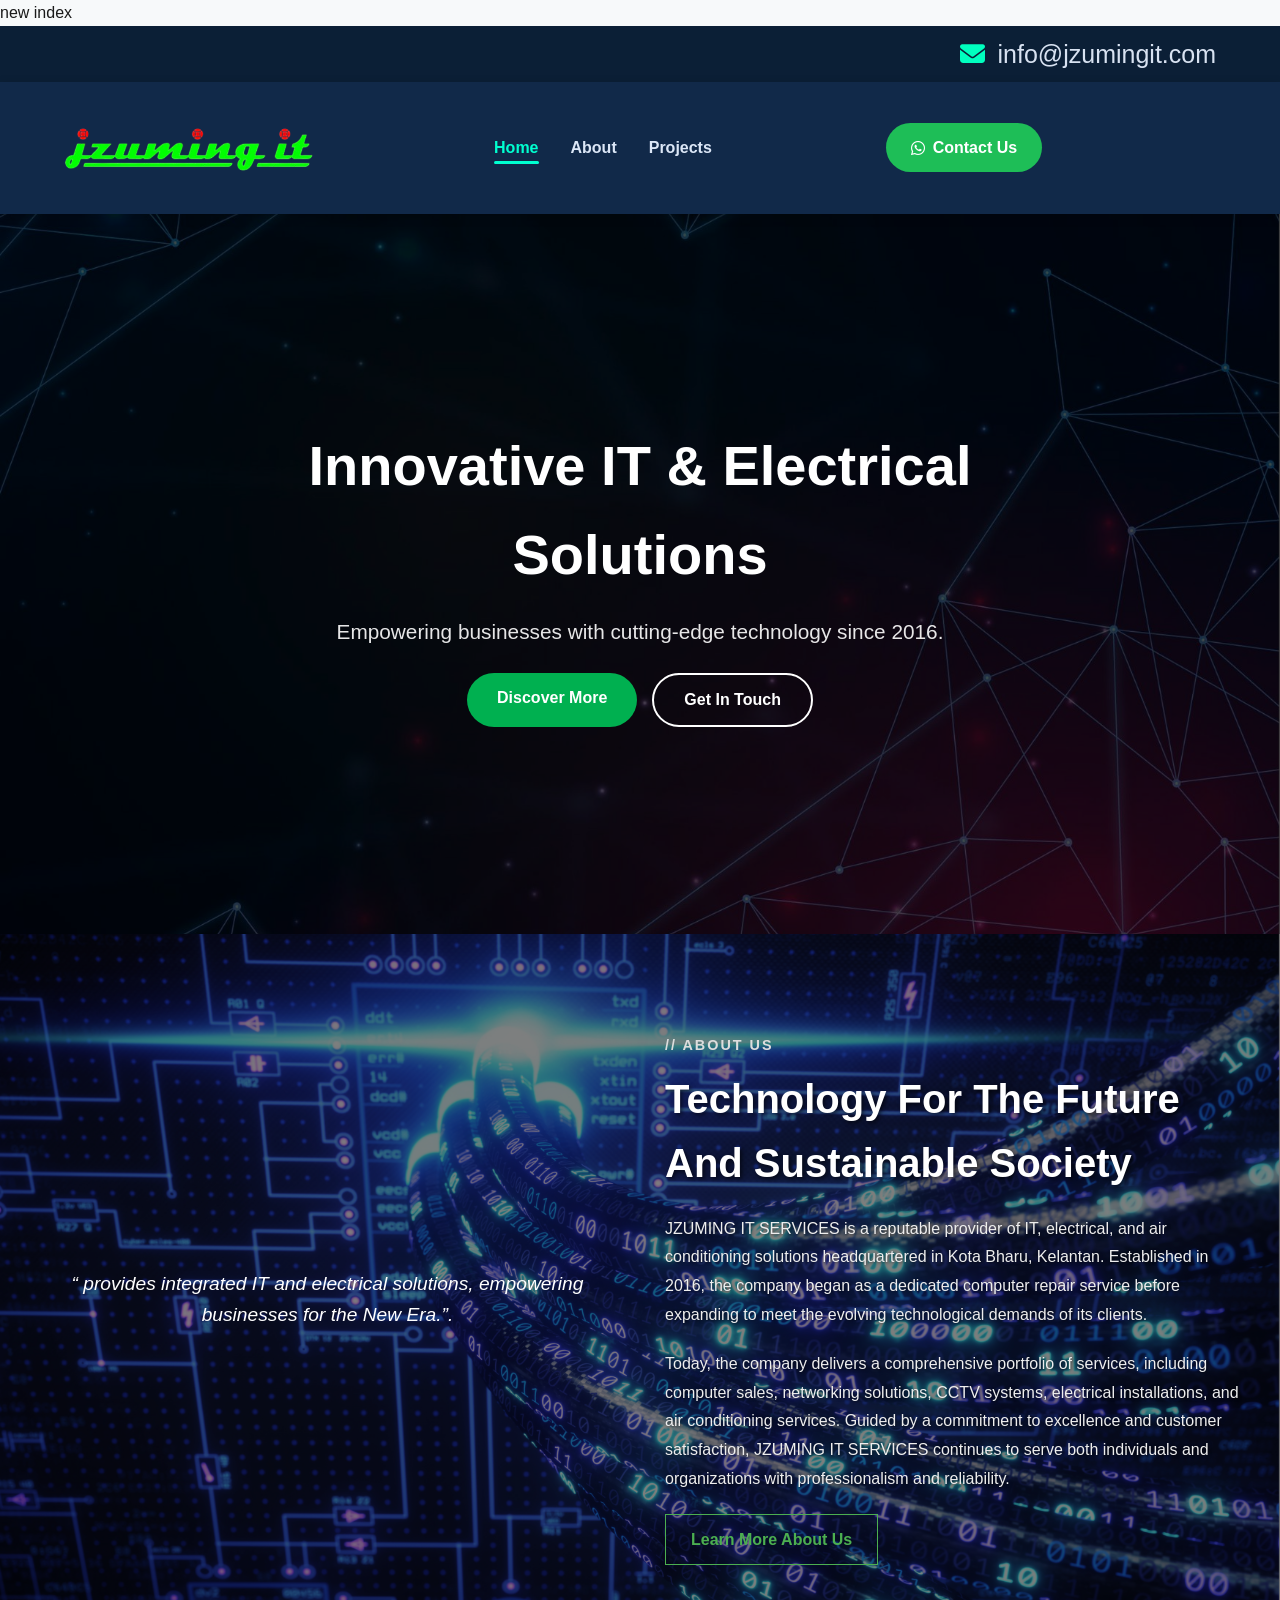
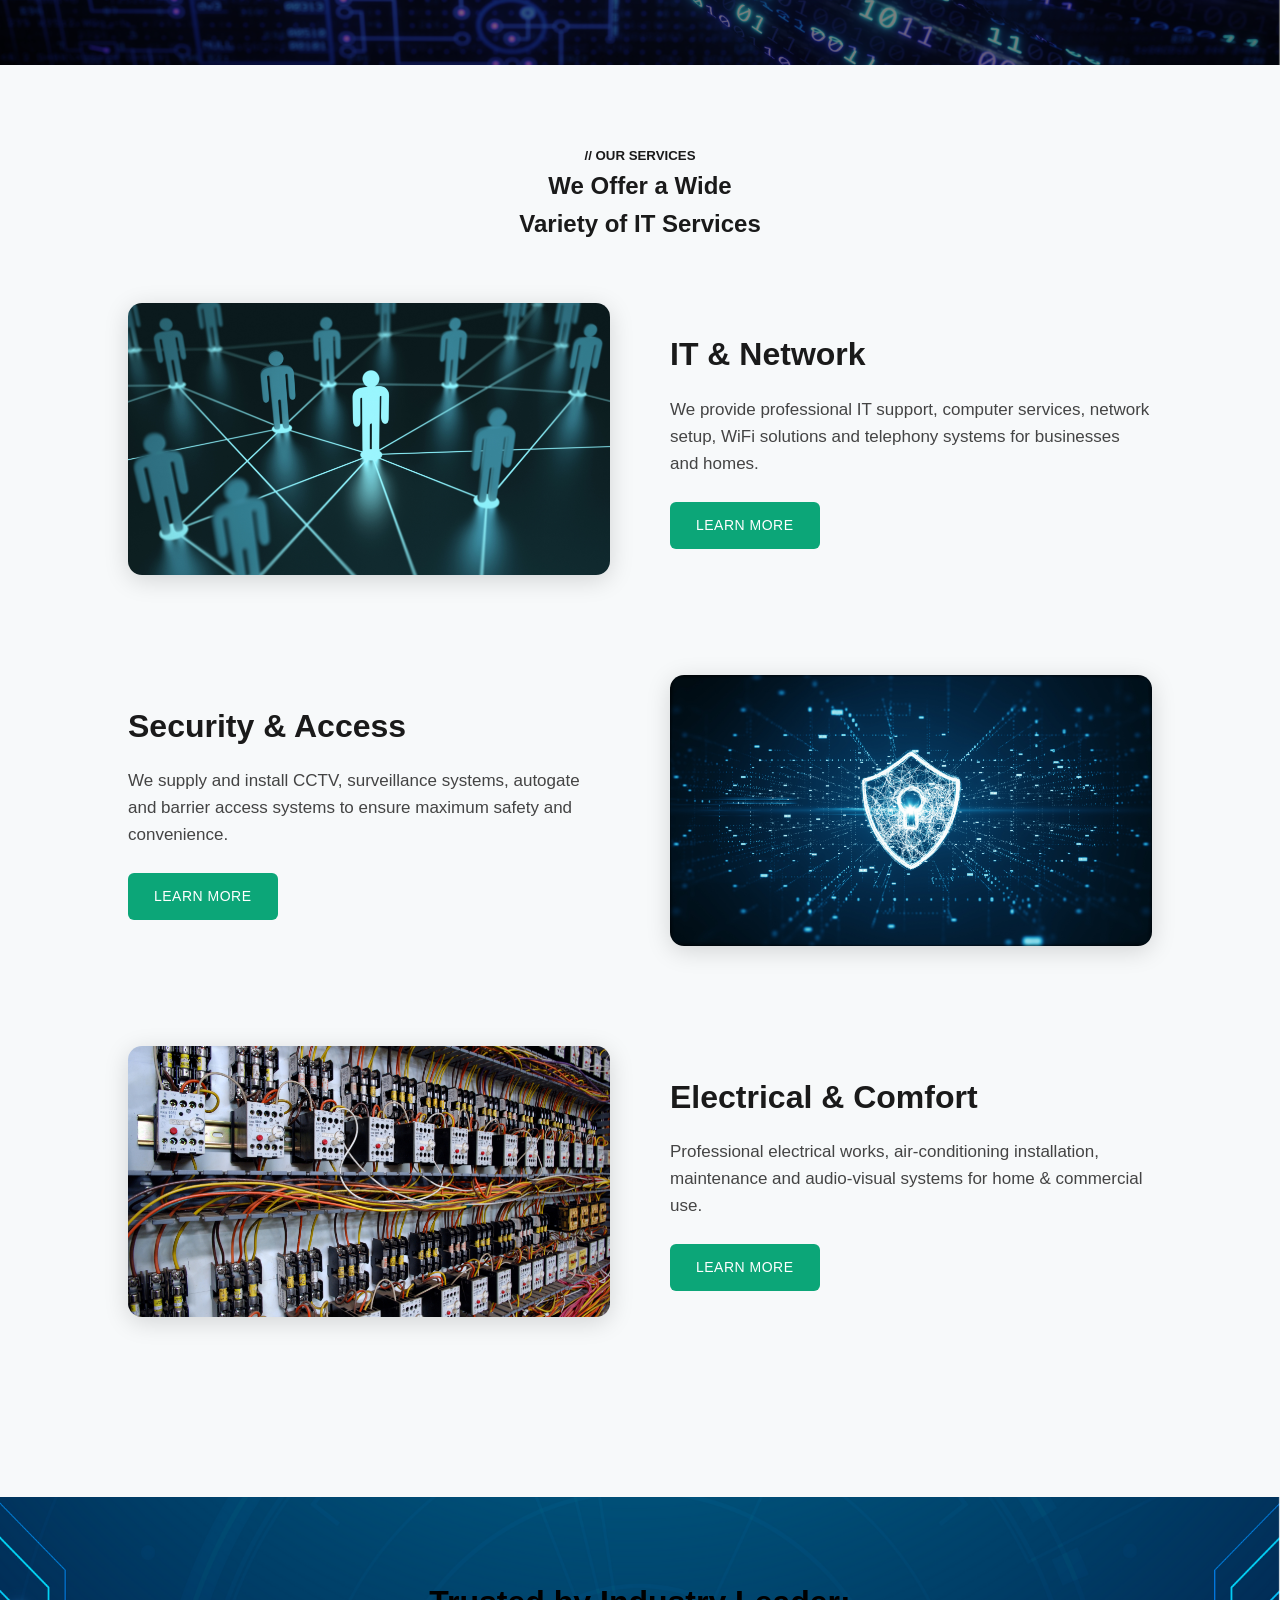
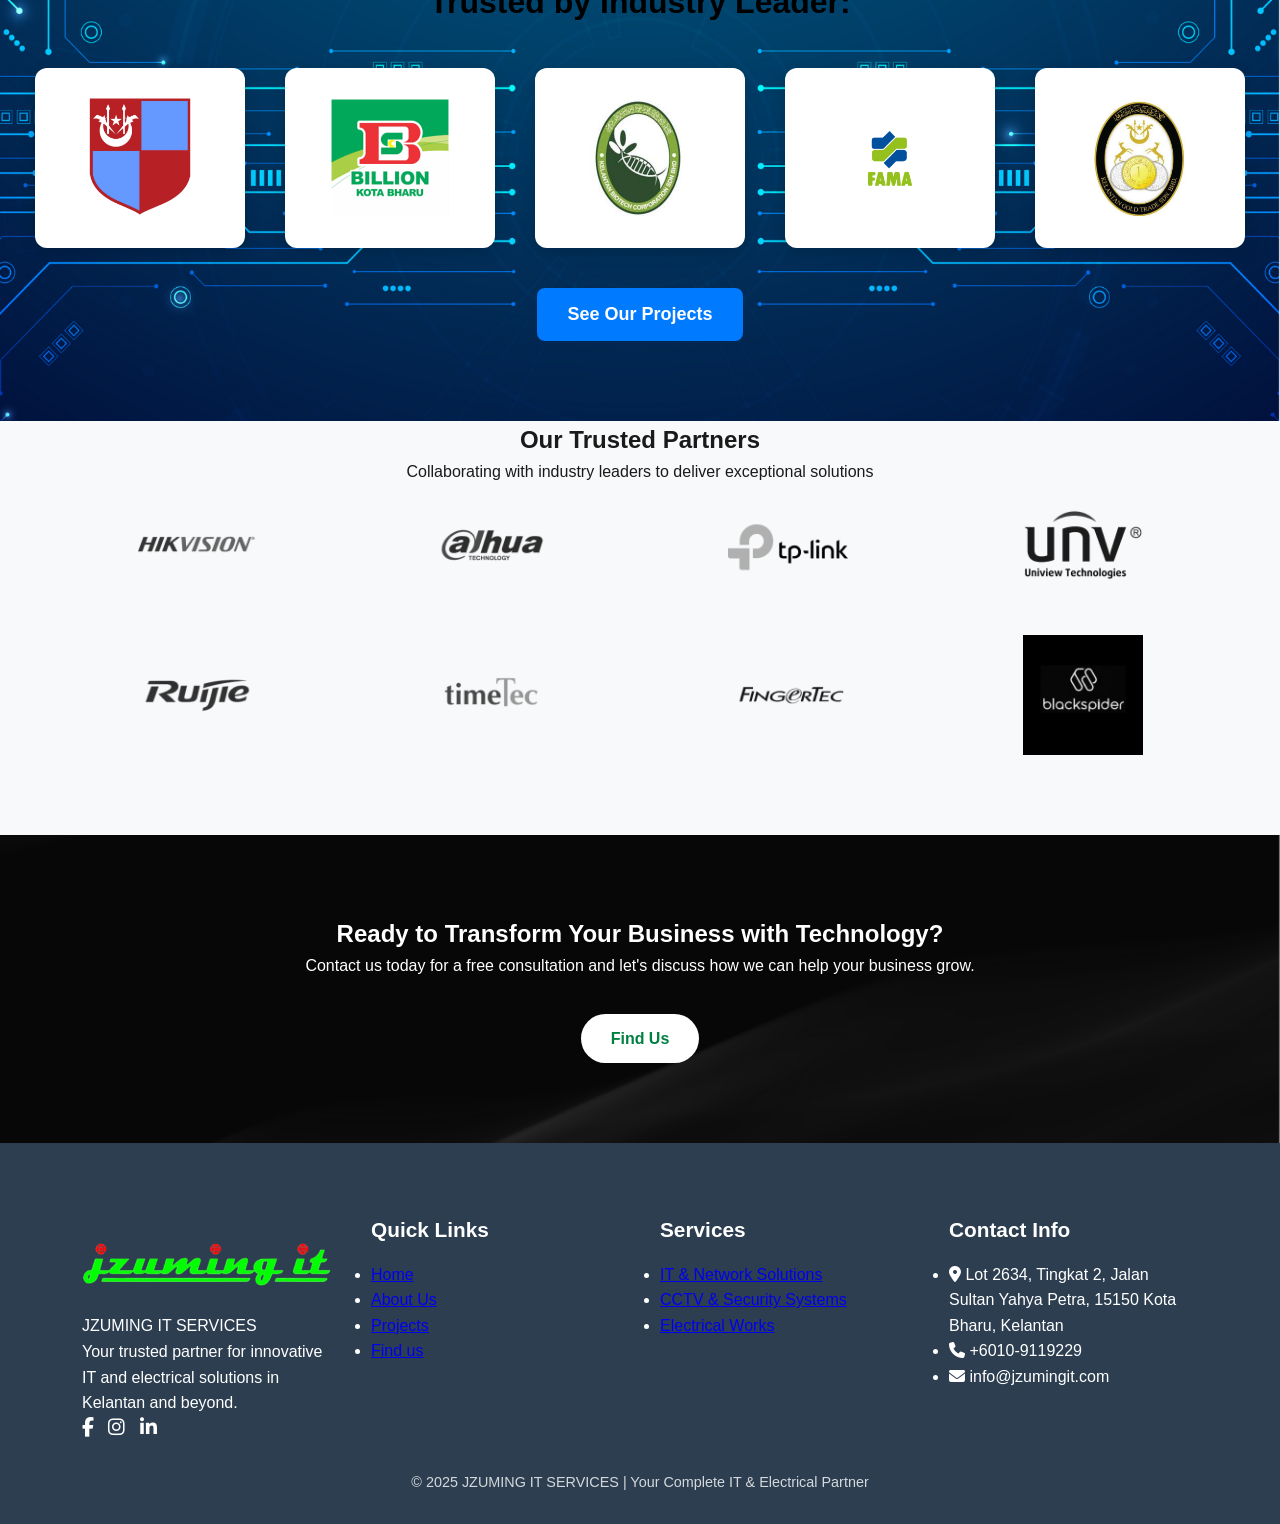
<file: index.html>
new index
<!DOCTYPE html>
<html lang="en">
<head>
  <meta charset="UTF-8">
  <meta name="viewport" content="width=device-width, initial-scale=1.0">
  <title>JZUMING IT SERVICES - Innovative IT & Electrical Solutions</title>
  <link rel="stylesheet" href="style.css">
  <link rel="stylesheet" href="https://cdnjs.cloudflare.com/ajax/libs/font-awesome/6.4.0/css/all.min.css">
</head>
<body>

  <!-- TOP BAR -->
  <div class="top-bar">
    <div class="container top-bar-content">
      <div></div> <!-- kosong untuk align kanan -->
      <div class="top-right">
        
        <span><i class="fas fa-envelope"></i> info@jzumingit.com</span>
      </div>
    </div>
  </div>

  <!-- MAIN NAVBAR -->
  <header class="navbar">
    <div class="container nav-container">
      
      <!-- LEFT LOGO -->
      <div class="logo-area">
        <img src="images/logo.png" alt="Jzuming IT Logo" class="logo">
      </div>

      <!-- CENTER MENU -->
      <nav class="nav-menu">
        <ul class="nav-links">
          <li><a href="index.html" class="active">Home</a></li>
          <li><a href="about.html">About</a></li>
          <li><a href="projects.html">Projects</a></li>
        </ul>
      </nav>

      <!-- RIGHT BUTTON -->
    <a href="https://wa.me/60109119229" target="_blank" class="contact-btn">
      <i class="fab fa-whatsapp"></i> Contact Us
 
  
</a>


      <!-- HAMBURGER -->
      <div class="hamburger">
        <span></span><span></span><span></span>
      </div>

    </div>
  </header>

   <!-- Hero -->
 <section class="hero">
  <div class="hero-bg"></div>
  <div class="overlay"></div>

  <div class="hero-text">
    <h1>Innovative IT & Electrical Solutions</h1>
    <p>Empowering businesses with cutting-edge technology since 2016.</p>

    <div class="hero-buttons">
      <a href="about.html" class="btn btn-primary">Discover More</a>
      <a href="contact.html" class="btn btn-secondary">Get In Touch</a>
    </div>
  </div>
</section>


<!-- ABOUT SECTION -->
<section id="about" class="about-section">
  <div class="about-container">
    <div class="about-left animate">
      <p class="about-quote">
        “ provides integrated IT and electrical solutions, empowering businesses for the New Era.”.
      </p>
    </div>
    <div class="about-right animate">
      <h5>// ABOUT US</h5>
      <h2>Technology For The Future And Sustainable Society</h2>
      <p>
        JZUMING IT SERVICES is a reputable provider of IT, electrical, and air conditioning solutions headquartered in Kota Bharu, Kelantan. Established in 2016, the company began as a dedicated computer repair service before expanding to meet the evolving technological demands of its clients.
      </p>
      <p>
        Today, the company delivers a comprehensive portfolio of services, including computer sales, networking solutions, CCTV systems, electrical installations, and air conditioning services. Guided by a commitment to excellence and customer satisfaction, JZUMING IT SERVICES continues to serve both individuals and organizations with professionalism and reliability.
      </p>
      <a href="about.html" class="btn-learn">Learn More About Us</a>
    </div>
  </div>
</section>


<!--SERVICES SECTION-->
<section id="services" class="services-section">

  <div class="services-header">
    <h5>// OUR SERVICES</h5>
    <h2>We Offer a Wide <br> Variety of IT Services</h2>
  </div>

  <!-- ===== SERVICE BOX 1 ===== -->
  <div class="service-row">
    <div class="service-image">
      <img src="images/network.png" alt="">
    </div>

    <div class="service-content">
      <h3>IT & Network</h3>
      <p>
        We provide professional IT support, computer services, network setup,
        WiFi solutions and telephony systems for businesses and homes.
      </p>
      <a class="service-btn" href="network.html">LEARN MORE</a>
    </div>
  </div>

  <!-- ===== SERVICE BOX 2 ===== -->
  <div class="service-row reverse">
    <div class="service-image">
      <img src="images/security.png" alt="">
    </div>

    <div class="service-content">
      <h3>Security & Access</h3>
      <p>
        We supply and install CCTV, surveillance systems, autogate and barrier
        access systems to ensure maximum safety and convenience.
      </p>
      <a class="service-btn" href="security.html">LEARN MORE</a>
    </div>
  </div>

  <!-- ===== SERVICE BOX 3 ===== -->
  <div class="service-row">
    <div class="service-image">
      <img src="images/electrical.png" alt="">
    </div>

    <div class="service-content">
      <h3>Electrical & Comfort</h3>
      <p>
        Professional electrical works, air-conditioning installation,
        maintenance and audio-visual systems for home & commercial use.
      </p>
      <a class="service-btn" href="electrical.html">LEARN MORE</a>
    </div>
  </div>

</section>


  
  <!--Client-->
 <section class="trusted-section">
    <h2 class="trusted-title">Trusted by Industry Leader:</h2>

    <div id="logo-container" class="trusted-logos">
        <!-- JS akan isi 5 gambar setiap 5 saat -->
    </div>

    <!-- Button untuk pergi ke projects.html -->
    <a href="projects.html" class="btn-projects">See Our Projects</a>
</section>



  <!-- Partners -->

  <section class="partners-section">
    <div class="container">
      <div class="section-header">
        <h2>Our Trusted Partners</h2>
        <div class="divider"></div>
        <p>Collaborating with industry leaders to deliver exceptional solutions</p>
      </div>
      <div class="partners-slider">
        <div class="partner-logo"><img src="images/hikvision.png" alt="Hikvision"></div>
        <div class="partner-logo"><img src="images/dahua.png" alt="Dahua"></div>
        <div class="partner-logo"><img src="images/tplink.png" alt="TP-Link"></div>
        <div class="partner-logo"><img src="images/unv.png" alt="Uniview"></div>

        <div class="partner-logo"><img src="images/ruijie.png" alt="Ruijie"></div>
        <div class="partner-logo"><img src="images/timetec.png" alt="Ruijie"></div>
        <div class="partner-logo"><img src="images/fingertec.png" alt="Ruijie"></div>
        <div class="partner-logo"><img src="images/blackspider.png" alt="Ruijie"></div>
      </div>
    </div>
  </section>

 <!-- Contact -->
<section class="cta-section">
  <div class="container">
    <div class="cta-content">
      <h2>Ready to Transform Your Business with Technology?</h2>
      <p>Contact us today for a free consultation and let's discuss how we can help your business grow.</p>
      <a href="contact.html" class="btn btn-light">Find Us</a>
    </div>
  </div>
</section>


  <!-- Footer -->
  <footer>
    <div class="container">
      <div class="footer-content">
        <div class="footer-col">
          <div class="logo-area">
            <img src="images/logo.png" alt="Jzuming IT Logo" class="logo">
            <span class="company-name">JZUMING IT SERVICES</span>
          </div>
          <p>Your trusted partner for innovative IT and electrical solutions in Kelantan and beyond.</p>
          <div class="social-links">
            <a href="#"><i class="fab fa-facebook-f"></i></a>
            <a href="#"><i class="fab fa-instagram"></i></a>
            <a href="#"><i class="fab fa-linkedin-in"></i></a>
          </div>
        </div>
        <div class="footer-col">
          <h3>Quick Links</h3>
          <ul>
            <li><a href="index.html">Home</a></li>
            <li><a href="about.html">About Us</a></li>
            <li><a href="projects.html">Projects</a></li>
            <li><a href="contact.html">Find us</a></li>
          </ul>
        </div>
        <div class="footer-col">
          <h3>Services</h3>
          <ul>
            <li><a href="Network.html">IT & Network Solutions</a></li>
            <li><a href="security.html">CCTV & Security Systems</a></li>
            <li><a href="electrical.html">Electrical Works</a></li>
          </ul>
        </div>
        <div class="footer-col">
          <h3>Contact Info</h3>
          <ul class="contact-info">
            <li><i class="fas fa-map-marker-alt"></i> Lot 2634, Tingkat 2, Jalan Sultan Yahya Petra, 15150 Kota Bharu, Kelantan</li>
            <li><i class="fas fa-phone"></i> +6010-9119229</li>
            <li><i class="fas fa-envelope"></i> info@jzumingit.com</li>
          </ul>
        </div>
      </div>
      <div class="footer-bottom">
        <p>© 2025 JZUMING IT SERVICES | Your Complete IT & Electrical Partner</p>
      </div>
    </div>
  </footer>

  <script src="script.js"></script>
</body>
</html>
</file>
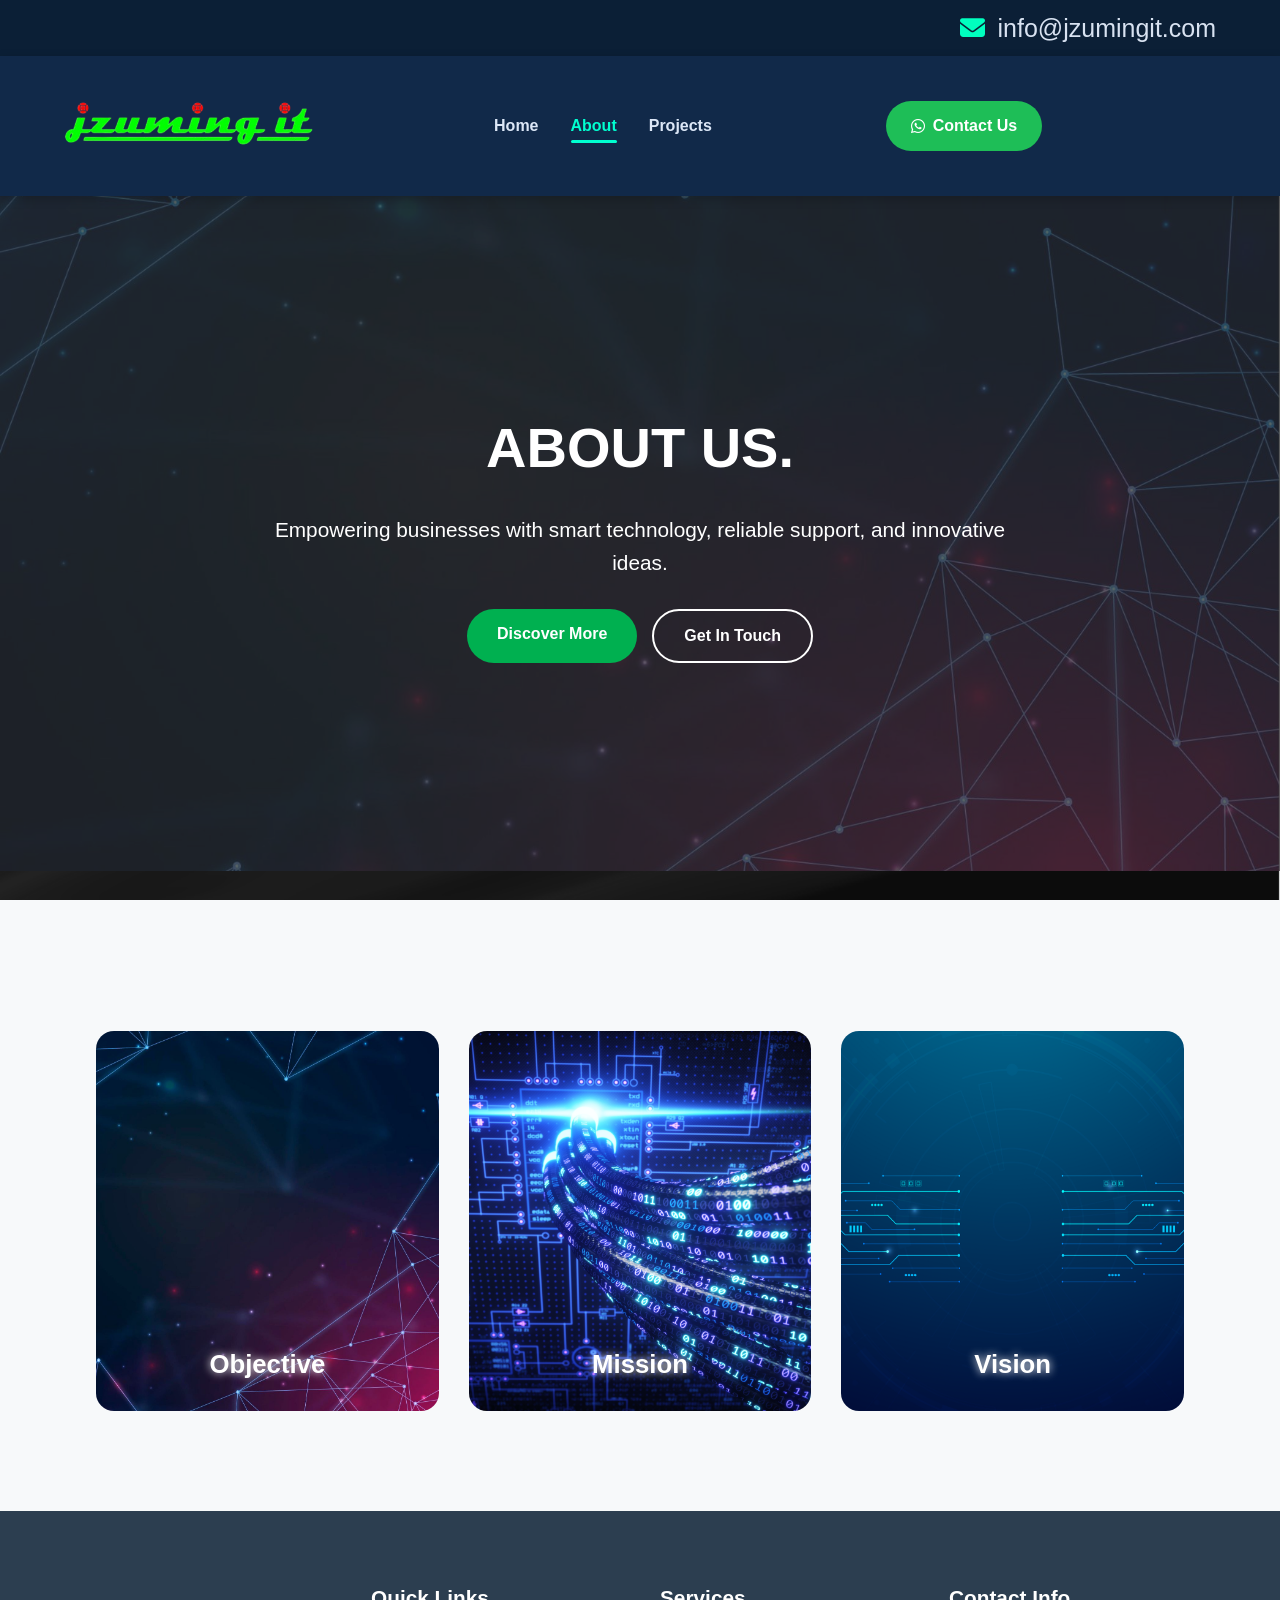
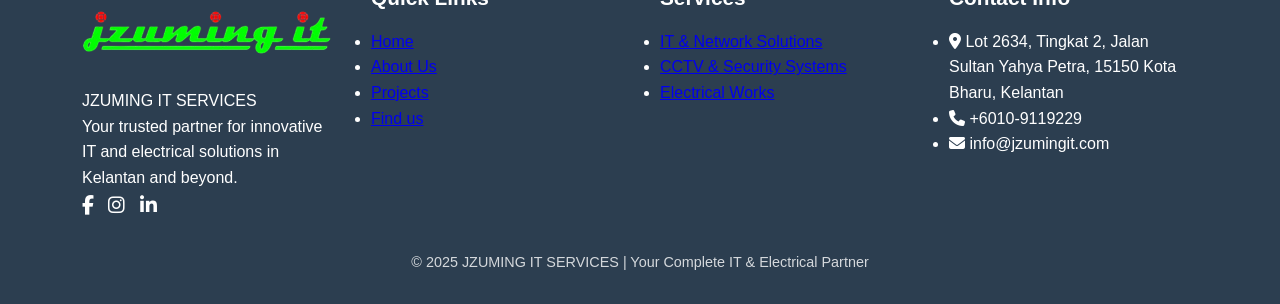
<file: about.html>
<!DOCTYPE html>
<html lang="en">
<head>
  <meta charset="UTF-8">
  <meta name="viewport" content="width=device-width, initial-scale=1.0">
  <title>JZUMING IT SERVICES - Innovative IT & Electrical Solutions</title>
  <link rel="stylesheet" href="pages.css">
  <link rel="stylesheet" href="https://cdnjs.cloudflare.com/ajax/libs/font-awesome/6.4.0/css/all.min.css">
</head>

<body>

  <!-- TOP BAR -->
  <div class="top-bar">
    <div class="container top-bar-content">
      <div></div>
      <div class="top-right">
        
        <span><i class="fas fa-envelope"></i> info@jzumingit.com</span>
      </div>
    </div>
  </div>

  <!-- NAVBAR -->
  <header class="navbar">
    <div class="container nav-container">

      <div class="logo-area">
        <img src="images/logo.png" alt="Jzuming IT Logo" class="logo">
      </div>

      <nav class="nav-menu">
        <ul class="nav-links">
          <li><a href="index.html" >Home</a></li>
          <li><a href="about.html"class="active">About</a></li>
          <li><a href="projects.html">Projects</a></li>
        </ul>
      </nav>

      <a href="https://wa.me/60109119229" target="_blank" class="contact-btn">
        <i class="fab fa-whatsapp"></i> Contact Us
      </a>

      <div class="hamburger">
        <span></span><span></span><span></span>
      </div>

    </div>
  </header>


  <!-- =======================
        MAIN (IMPORTANT)
  ======================== -->
  <main>

    <!-- HERO SECTION -->
    <section class="hero">
      <div class="hero-bg"></div>
      <div class="overlay"></div>
      <div class="hero-text">
        <h1>About Us.</h1>
        <p>Empowering businesses with smart technology, reliable support, and innovative ideas.</p>

        <div class="hero-buttons">
          <a href="about.html" class="btn btn-primary">Discover More</a>
          <a href="contact.html" class="btn btn-secondary">Get In Touch</a>
        </div>
      </div>
    </section>

 <section class="about-hero">

  <div class="flip-container">

    <!-- CARD 1 - OBJECTIVE -->
    <div class="flip-card">
      <div class="flip-inner">

        <!-- FRONT -->
        <div class="flip-front" style="background-image: url('images/office.jpg');">
          <h3>Objective</h3>
        </div>

        <!-- BACK -->
        <div class="flip-back" style="background-image: url('images/office.jpg');">
          <h3>Objective</h3>
          <p>
            Our objective is to deliver reliable and scalable IT & electrical solutions
            that ensure customers receive long-term value, high performance, and 
            professional service quality for every project.
          </p>
        </div>

      </div>
    </div>

    <!-- CARD 2 - MISSION -->
    <div class="flip-card">
      <div class="flip-inner">

        <div class="flip-front" style="background-image: url('images/about.png');">
          <h3>Mission</h3>
        </div>

        <div class="flip-back" style="background-image: url('images/about.png');">
          <h3>Mission</h3>
          <p>
         To deliver innovative and reliable IT, electrical, and air
conditioning solutions that enhance the efficiency and
security of our clients’ operations. We strive to provide
exceptional service and cutting-edge technology to meet
the diverse needs of our customers.
          </p>
        </div>

      </div>
    </div>

    <!-- CARD 3 - VISION -->
    <div class="flip-card">
      <div class="flip-inner">

        <div class="flip-front" style="background-image: url('images/client.png');">
          <h3>Vision</h3>
        </div>

        <div class="flip-back" style="background-image: url('images/client.png');">
          <h3>Vision</h3>
          <p>
            To be the leading provider of innovative IT, electrical, and
air conditioning solutions in Malaysia, empowering
businesses and individuals with cutting-edge technology
and exceptional service. We aim to set new standards in
the industry through continuous improvement and
innovation.
          </p>
        </div>

      </div>
    </div>

  </div>
</section>



<!-- Footer -->
  <footer>
    <div class="container">
      <div class="footer-content">
        <div class="footer-col">
          <div class="logo-area">
            <img src="images/logo.png" alt="Jzuming IT Logo" class="logo">
            <span class="company-name">JZUMING IT SERVICES</span>
          </div>
          <p>Your trusted partner for innovative IT and electrical solutions in Kelantan and beyond.</p>
          <div class="social-links">
            <a href="#"><i class="fab fa-facebook-f"></i></a>
            <a href="#"><i class="fab fa-instagram"></i></a>
            <a href="#"><i class="fab fa-linkedin-in"></i></a>
          </div>
        </div>
        <div class="footer-col">
          <h3>Quick Links</h3>
          <ul>
            <li><a href="index.html">Home</a></li>
            <li><a href="about.html">About Us</a></li>
            <li><a href="projects.html">Projects</a></li>
            <li><a href="contact.html">Find us</a></li>
          </ul>
        </div>
        <div class="footer-col">
          <h3>Services</h3>
          <ul>
            <li><a href="network.html">IT & Network Solutions</a></li>
            <li><a href="security.html">CCTV & Security Systems</a></li>
            <li><a href="electrical.html">Electrical Works</a></li>
          </ul>
        </div>
        <div class="footer-col">
          <h3>Contact Info</h3>
          <ul class="contact-info">
            <li><i class="fas fa-map-marker-alt"></i> Lot 2634, Tingkat 2, Jalan Sultan Yahya Petra, 15150 Kota Bharu, Kelantan</li>
            <li><i class="fas fa-phone"></i> +6010-9119229</li>
            <li><i class="fas fa-envelope"></i> info@jzumingit.com</li>
          </ul>
        </div>
      </div>
      <div class="footer-bottom">
        <p>© 2025 JZUMING IT SERVICES | Your Complete IT & Electrical Partner</p>
      </div>
    </div>
  </footer>

  <script src="script.js"></script>
</body>
</html>
</file>
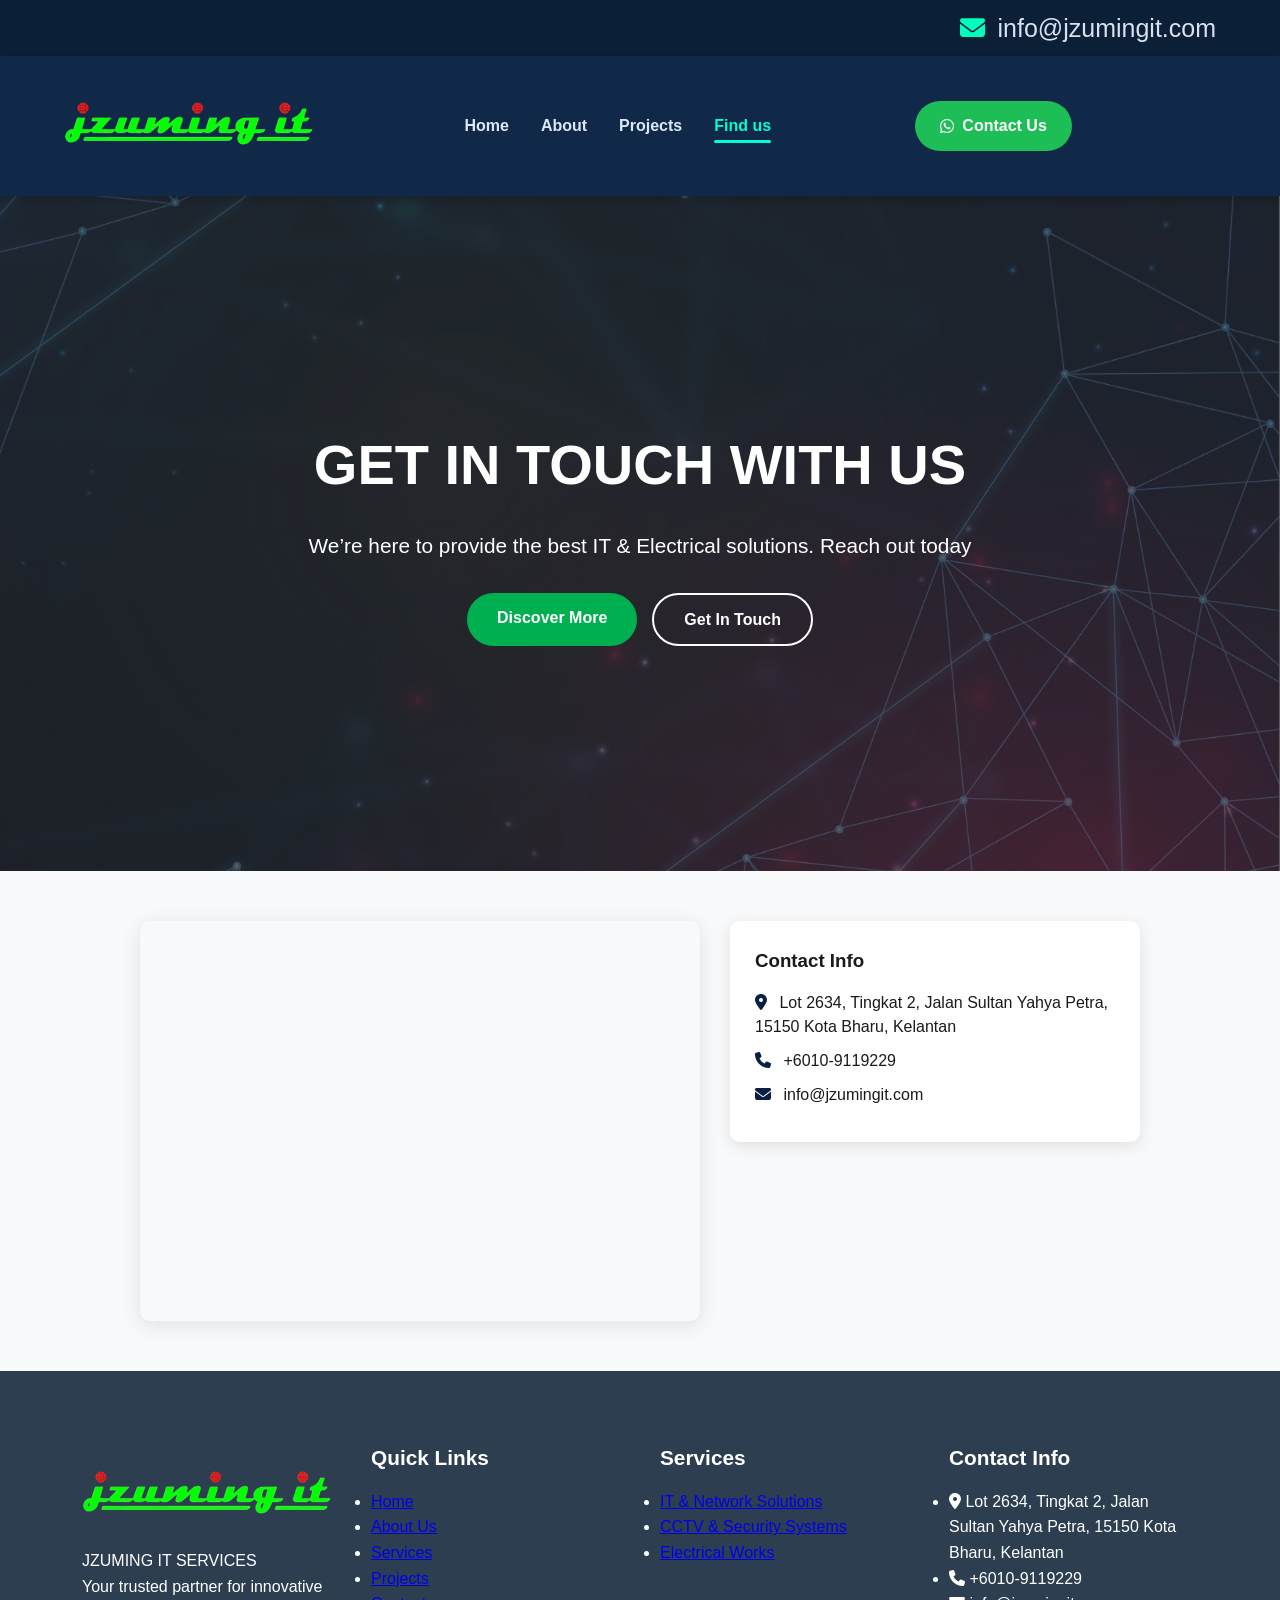
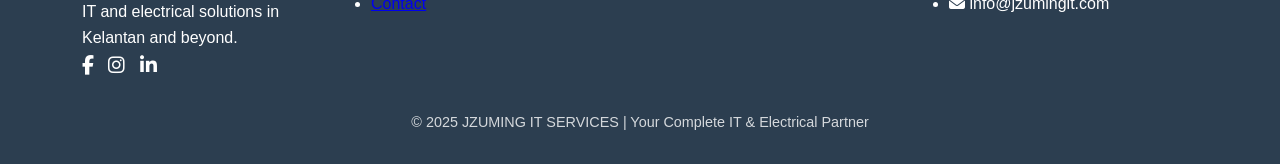
<file: contact.html>
<!DOCTYPE html>
<html lang="en">
<head>
  <meta charset="UTF-8">
  <meta name="viewport" content="width=device-width, initial-scale=1.0">
  <title>JZUMING IT SERVICES - Innovative IT & Electrical Solutions</title>
  <link rel="stylesheet" href="pages.css">
  <link rel="stylesheet" href="https://cdnjs.cloudflare.com/ajax/libs/font-awesome/6.4.0/css/all.min.css">
</head>
<body>

  <!-- TOP BAR -->
  <div class="top-bar">
    <div class="container top-bar-content">
      <div></div>
      <div class="top-right">
      
        <span><i class="fas fa-envelope"></i> info@jzumingit.com</span>
      </div>
    </div>
  </div>

  <!-- MAIN NAVBAR -->
  <header class="navbar">
    <div class="container nav-container">
      <div class="logo-area">
        <img src="images/logo.png" alt="Jzuming IT Logo" class="logo">
      </div>
      <nav class="nav-menu">
        <ul class="nav-links">
          <li><a href="index.html">Home</a></li>
          <li><a href="about.html" >About</a></li>
          <li><a href="projects.html">Projects</a></li>
           <li><a href="contact.html"class="active">Find us</a></li>
        </ul>
      </nav>
       <a href="https://wa.me/60109119229" target="_blank" class="contact-btn">
        <i class="fab fa-whatsapp"></i> Contact Us
        </a>
      <div class="hamburger"><span></span><span></span><span></span></div>
    </div>
  </header>

  <!-- HERO SECTION -->

  <main>

    <!-- HERO SECTION -->
    <section class="hero">
      <div class="hero-bg"></div>
      <div class="overlay"></div>
      <div class="hero-text">
        <h1>Get in Touch with Us</h1>
        <p>We’re here to provide the best IT & Electrical solutions. Reach out today</p>

        <div class="hero-buttons">
          <a href="about.html" class="btn btn-primary">Discover More</a>
          <a href="contact.html" class="btn btn-secondary">Get In Touch</a>
        </div>
      </div>
    </section>

 
  <!-- FULL MAP + CONTACT INFO -->
 <section class="contact-section">
  <div class="contact-center">
    <div class="map">
      <iframe 
        src="https://www.google.com/maps/embed?pb=!1m18!1m12!1m3!1d3989.313764066116!2d102.2582897!3d6.1041189!2m3!1f0!2f0!3f0!3m2!1i1024!2i768!4f13.1!3m3!1m2!1s0x31b6b1cfd8f040ab%3A0xdc1e5ff7e4a71aec!2sJZUMING%20IT%20SERVICES!5e0!3m2!1sen!2smy!4v1730690000000!5m2!1sen!2smy" 
        width="100%" height="400" style="border:0;" allowfullscreen="" loading="lazy">
      </iframe>
    </div>

    <div class="info">
      <h3>Contact Info</h3>
      <ul>
        <li><i class="fas fa-map-marker-alt"></i> Lot 2634, Tingkat 2, Jalan Sultan Yahya Petra, 15150 Kota Bharu, Kelantan</li>
        <li><i class="fas fa-phone"></i> +6010-9119229</li>
        <li><i class="fas fa-envelope"></i> info@jzumingit.com</li>
      </ul>
    </div>
  </div>
</section>


 <!-- Footer -->
  <footer>
    <div class="container">
      <div class="footer-content">
        <div class="footer-col">
          <div class="logo-area">
            <img src="images/logo.png" alt="Jzuming IT Logo" class="logo">
            <span class="company-name">JZUMING IT SERVICES</span>
          </div>
          <p>Your trusted partner for innovative IT and electrical solutions in Kelantan and beyond.</p>
          <div class="social-links">
            <a href="#"><i class="fab fa-facebook-f"></i></a>
            <a href="#"><i class="fab fa-instagram"></i></a>
            <a href="#"><i class="fab fa-linkedin-in"></i></a>
          </div>
        </div>
        <div class="footer-col">
          <h3>Quick Links</h3>
          <ul>
            <li><a href="index.html">Home</a></li>
            <li><a href="about.html">About Us</a></li>
            <li><a href="services.html">Services</a></li>
            <li><a href="projects.html">Projects</a></li>
            <li><a href="contact.html">Contact</a></li>
          </ul>
        </div>
        <div class="footer-col">
          <h3>Services</h3>
          <ul>
            <li><a href="network.html">IT & Network Solutions</a></li>
            <li><a href="security.html">CCTV & Security Systems</a></li>
            <li><a href="electrical.html">Electrical Works</a></li>
          </ul>
        </div>
        <div class="footer-col">
          <h3>Contact Info</h3>
          <ul class="contact-info">
            <li><i class="fas fa-map-marker-alt"></i> Lot 2634, Tingkat 2, Jalan Sultan Yahya Petra, 15150 Kota Bharu, Kelantan</li>
            <li><i class="fas fa-phone"></i> +6010-9119229</li>
            <li><i class="fas fa-envelope"></i> info@jzumingit.com</li>
          </ul>
        </div>
      </div>
      <div class="footer-bottom">
        <p>© 2025 JZUMING IT SERVICES | Your Complete IT & Electrical Partner</p>
      </div>
    </div>
  </footer>

  <script src="script.js"></script>
</body>
</html>
</file>
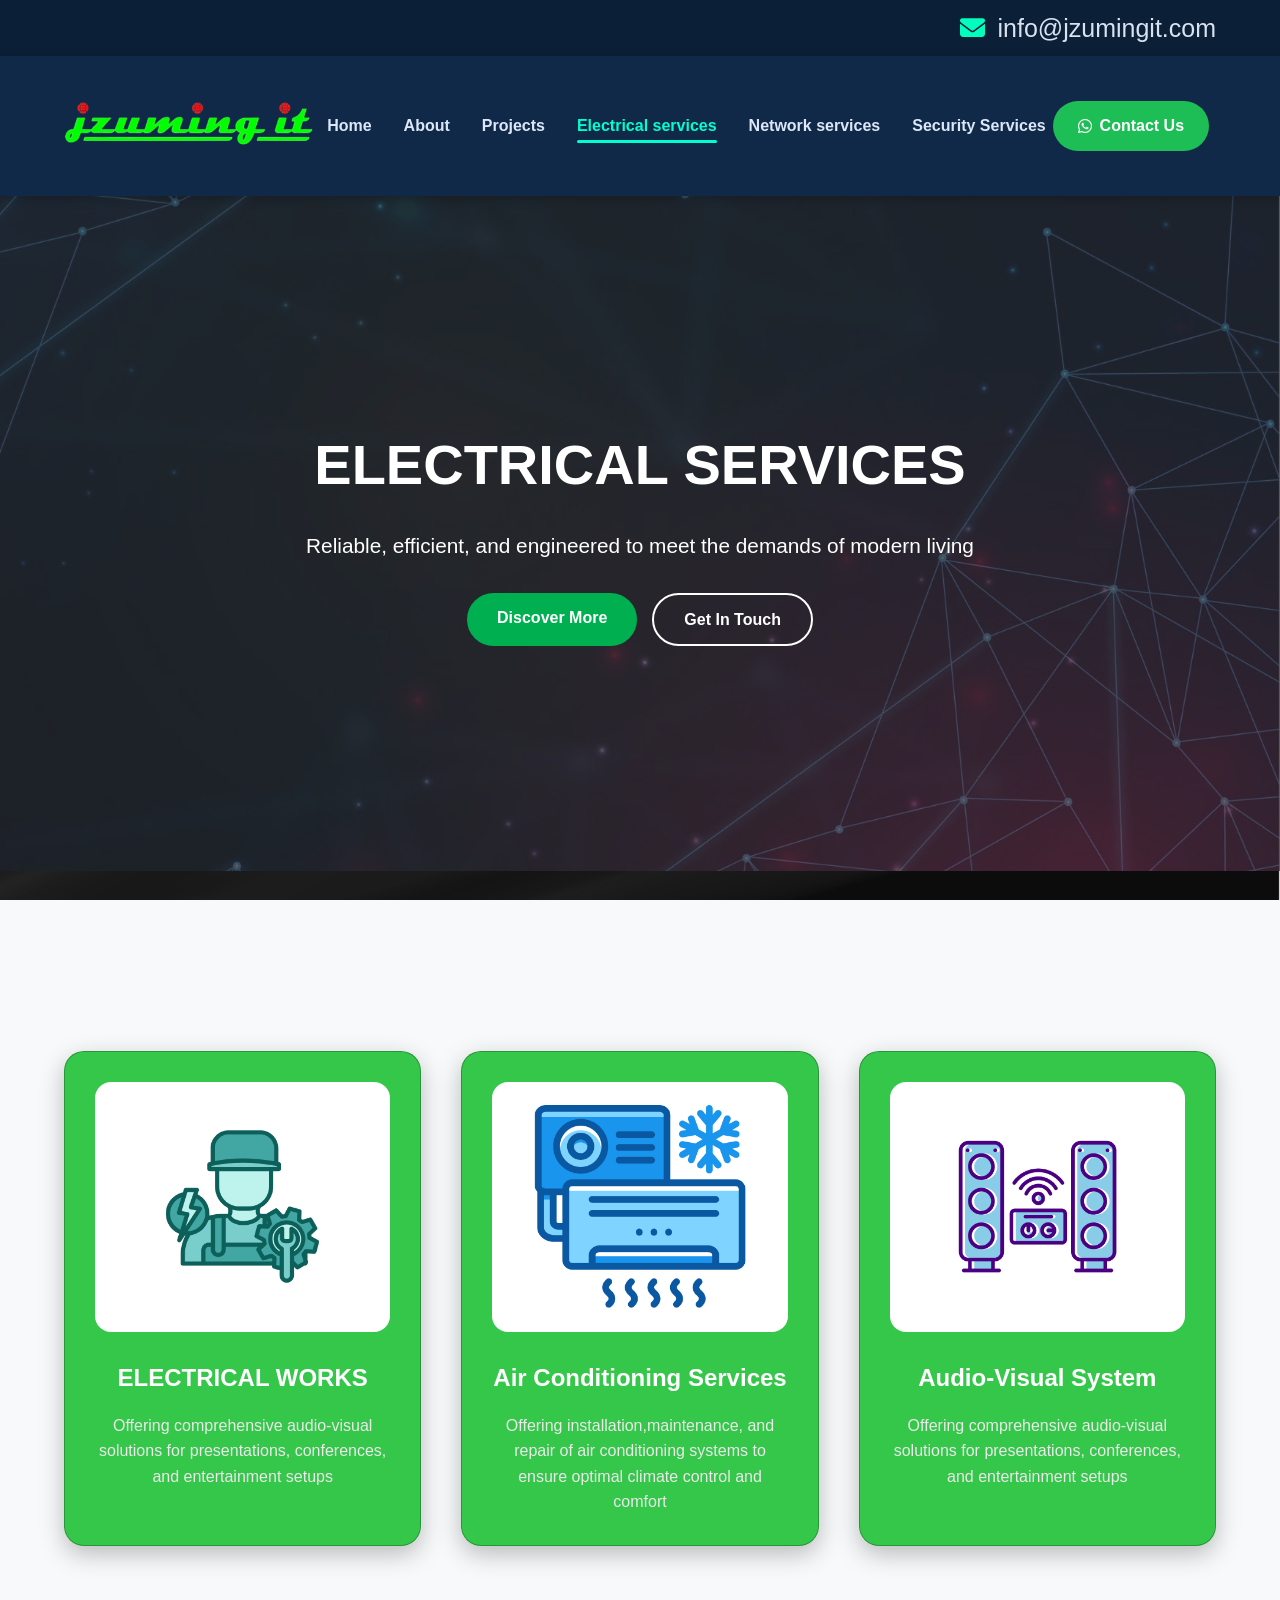
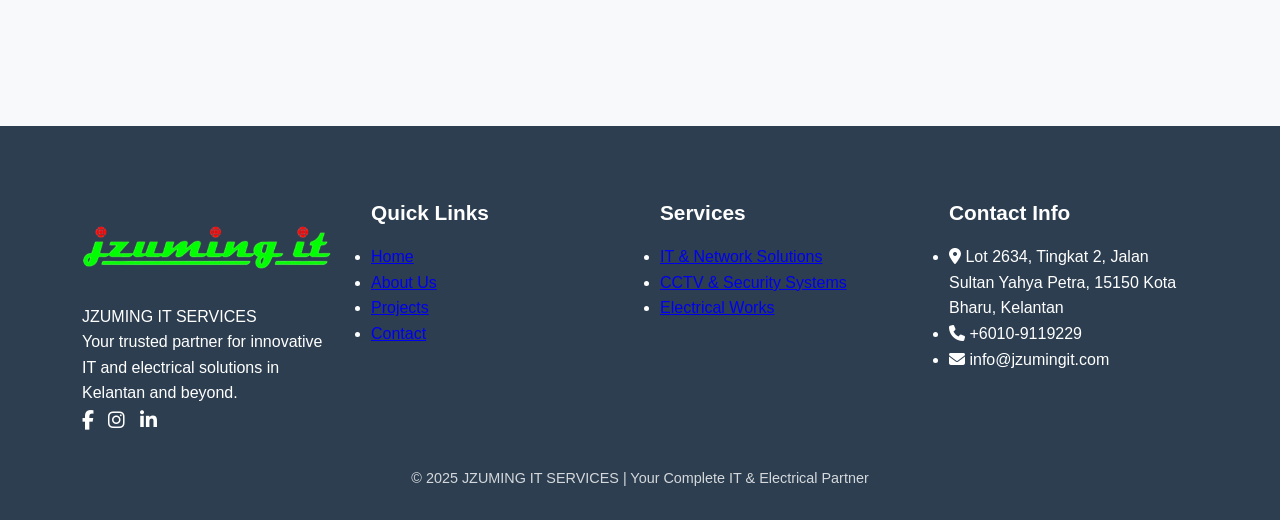
<file: electrical.html>
<!DOCTYPE html>
<html lang="en">
<head>
  <meta charset="UTF-8">
  <meta name="viewport" content="width=device-width, initial-scale=1.0">
  <title>JZUMING IT SERVICES - Innovative IT & Electrical Solutions</title>
  <link rel="stylesheet" href="pages.css">
  <link rel="stylesheet" href="https://cdnjs.cloudflare.com/ajax/libs/font-awesome/6.4.0/css/all.min.css">
</head>
<body><!DOCTYPE html>
<html lang="en">


<body>

  <!-- TOP BAR -->
  <div class="top-bar">
    <div class="container top-bar-content">
      <div></div>
      <div class="top-right">
      
        <span><i class="fas fa-envelope"></i> info@jzumingit.com</span>
      </div>
    </div>
  </div>

  <!-- NAVBAR -->
  <header class="navbar">
    <div class="container nav-container">

      <div class="logo-area">
        <img src="images/logo.png" alt="Jzuming IT Logo" class="logo">
      </div>

      <nav class="nav-menu">
        <ul class="nav-links">
          <li><a href="index.html" >Home</a></li>
          <li><a href="about.html">About</a></li>
          <li><a href="projects.html">Projects</a></li>
          <li><a href="electrical.html"class="active">Electrical services</a></li>
          <li><a href="network.html">Network services</a></li>
          <li><a href="Security.html">Security Services</a></li>
        </ul>
      </nav>

      <a href="https://wa.me/60109119229" target="_blank" class="contact-btn">
        <i class="fab fa-whatsapp"></i> Contact Us
      </a>

      <div class="hamburger">
        <span></span><span></span><span></span>
      </div>

    </div>
  </header>


  <!-- =======================
        MAIN (IMPORTANT)
  ======================== -->
  <main>

    <!-- HERO SECTION -->
    <section class="hero">
      <div class="hero-bg"></div>
      <div class="overlay"></div>
      <div class="hero-text">
        <h1>Electrical Services</h1>
        <p>Reliable, efficient, and engineered to meet the demands of modern living</p>

        <div class="hero-buttons">
          <a href="about.html" class="btn btn-primary">Discover More</a>
          <a href="contact.html" class="btn btn-secondary">Get In Touch</a>
        </div>
      </div>
    </section>


    <!-- BACKGROUND NETWORK IMAGE -->
    <section class="network-hero-full">
      

      <section class="network-services">

        <div class="service-box">
          <img src="services/electrical.png" alt="">
          <h3>ELECTRICAL WORKS</h3>
          <p class="desc">Offering comprehensive audio-visual solutions for presentations, conferences, and entertainment setups</p>
        </div>

        <div class="service-box">
          <img src="services/aircond.png" alt="">
          <h3>Air Conditioning Services</h3>
          <p class="desc">Offering installation,maintenance, and repair of air conditioning systems to ensure optimal climate control and comfort</p>
        </div>

        <div class="service-box">
          <img src="services/audio.png" alt="">
          <h3>Audio-Visual System</h3>
          <p class="desc">Offering comprehensive audio-visual solutions for presentations, conferences, and entertainment setups</p>
        </div>

      </section>

    </section>

  </main>
  <!-- END MAIN -->

<script>
  // Scroll Animation
  const descs = document.querySelectorAll('.desc');

  const observer = new IntersectionObserver(entries => {
    entries.forEach(entry => {
      if (entry.isIntersecting) {
        entry.target.classList.add('show');
      }
    });
  }, { threshold: 0.3 });

  descs.forEach(d => observer.observe(d));
</script>



  <!-- FOOTER -->
  <footer>
    <div class="container">
      <div class="footer-content">

        <div class="footer-col">
          <div class="logo-area">
            <img src="images/logo.png" alt="Jzuming IT Logo" class="logo">
            <span class="company-name">JZUMING IT SERVICES</span>
          </div>
          <p>Your trusted partner for innovative IT and electrical solutions in Kelantan and beyond.</p>
          <div class="social-links">
            <a href="#"><i class="fab fa-facebook-f"></i></a>
            <a href="#"><i class="fab fa-instagram"></i></a>
            <a href="#"><i class="fab fa-linkedin-in"></i></a>
          </div>
        </div>

        <div class="footer-col">
          <h3>Quick Links</h3>
          <ul>
            <li><a href="index.html">Home</a></li>
            <li><a href="about.html">About Us</a></li>           
            <li><a href="projects.html">Projects</a></li>
            <li><a href="contact.html">Contact</a></li>
          </ul>
        </div>

        <div class="footer-col">
          <h3>Services</h3>
          <ul>
            <li><a href="network.html">IT & Network Solutions</a></li>
            <li><a href="security.html">CCTV & Security Systems</a></li>
            <li><a href="electrical.html">Electrical Works</a></li>
          </ul>
        </div>

        <div class="footer-col">
          <h3>Contact Info</h3>
          <ul class="contact-info">
            <li><i class="fas fa-map-marker-alt"></i> Lot 2634, Tingkat 2, Jalan Sultan Yahya Petra, 15150 Kota Bharu, Kelantan</li>
            <li><i class="fas fa-phone"></i> +6010-9119229</li>
            <li><i class="fas fa-envelope"></i> info@jzumingit.com</li>
          </ul>
        </div>

      </div>

      <div class="footer-bottom">
        <p>© 2025 JZUMING IT SERVICES | Your Complete IT & Electrical Partner</p>
      </div>

    </div>
  </footer>


  <script src="script.js"></script>
</body>
</html>
</file>
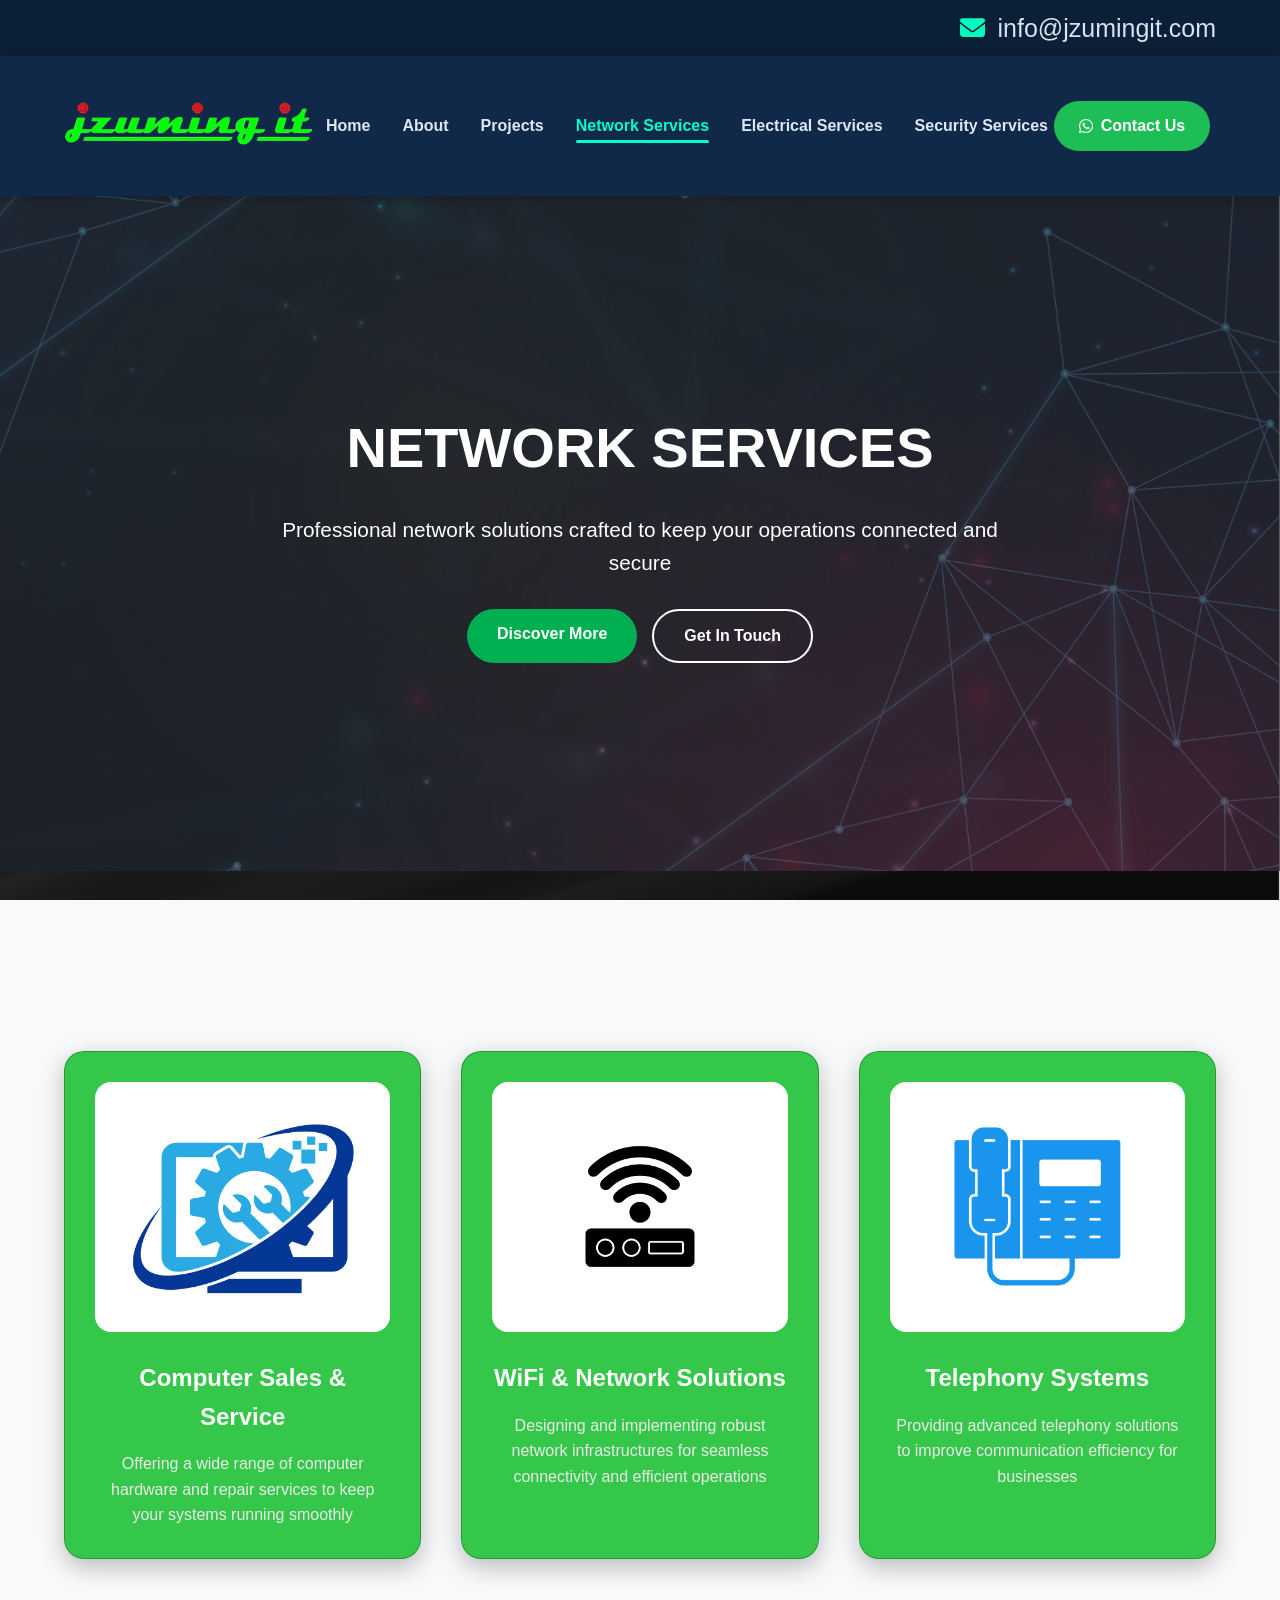
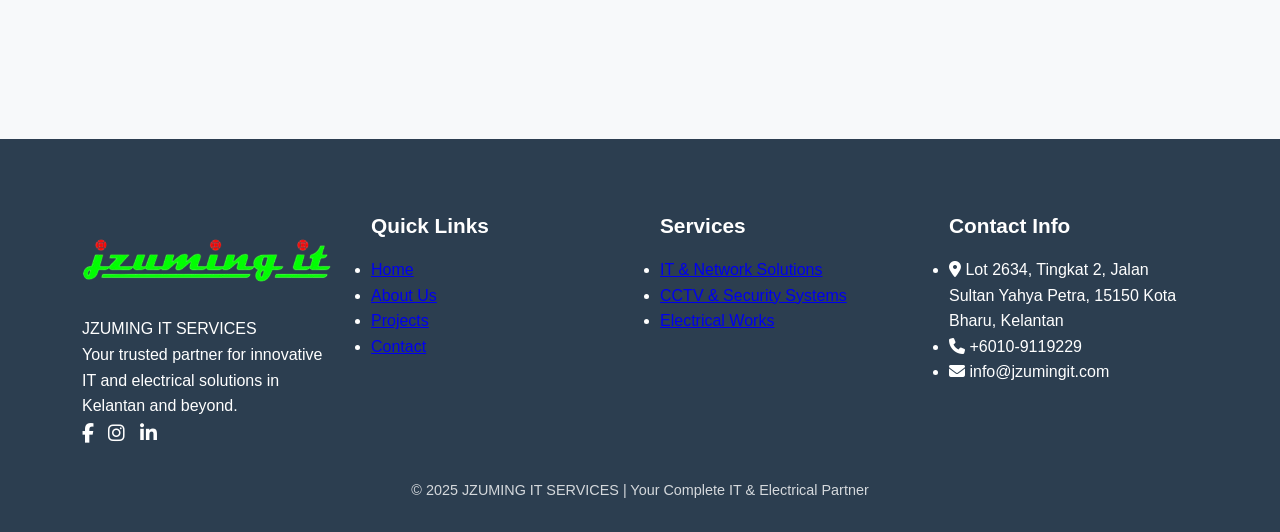
<file: network.html>
<!DOCTYPE html>
<html lang="en">
<head>
  <meta charset="UTF-8">
  <meta name="viewport" content="width=device-width, initial-scale=1.0">
  <title>JZUMING IT SERVICES - Innovative IT & Electrical Solutions</title>
  <link rel="stylesheet" href="pages.css">
  <link rel="stylesheet" href="https://cdnjs.cloudflare.com/ajax/libs/font-awesome/6.4.0/css/all.min.css">
</head>

<body>

  <!-- TOP BAR -->
  <div class="top-bar">
    <div class="container top-bar-content">
      <div></div>
      <div class="top-right">
        
        <span><i class="fas fa-envelope"></i> info@jzumingit.com</span>
      </div>
    </div>
  </div>

  <!-- NAVBAR -->
  <header class="navbar">
    <div class="container nav-container">

      <div class="logo-area">
        <img src="images/logo.png" alt="Jzuming IT Logo" class="logo">
      </div>

      <nav class="nav-menu">
        <ul class="nav-links">
          <li><a href="index.html" >Home</a></li>
          <li><a href="about.html">About</a></li>
          <li><a href="projects.html">Projects</a></li>
          <li><a href="network.html"class="active">Network Services</a></li>
          <li><a href="electrical.html">Electrical Services</a></li>
          <li><a href="security.html">Security Services</a></li>
        </ul>
      </nav>

      <a href="https://wa.me/60109119229" target="_blank" class="contact-btn">
        <i class="fab fa-whatsapp"></i> Contact Us
      </a>

      <div class="hamburger">
        <span></span><span></span><span></span>
      </div>

    </div>
  </header>


  <!-- =======================
        MAIN (IMPORTANT)
  ======================== -->
  <main>

    <!-- HERO SECTION -->
    <section class="hero">
      <div class="hero-bg"></div>
      <div class="overlay"></div>
      <div class="hero-text">
        <h1>Network Services</h1>
        <p>Professional network solutions crafted to keep your operations connected and secure</p>

        <div class="hero-buttons">
          <a href="about.html" class="btn btn-primary">Discover More</a>
          <a href="contact.html" class="btn btn-secondary">Get In Touch</a>
        </div>
      </div>
    </section>


    <!-- BACKGROUND NETWORK IMAGE -->
    <section class="network-hero-full">
      

      <section class="network-services">

        <div class="service-box">
          <img src="services/computer.png" alt="">
          <h3>Computer Sales & Service</h3>
          <p class="desc">Offering a wide range of computer hardware and repair services to keep your systems running smoothly</p>
        </div>

        <div class="service-box">
          <img src="services/wifi.png" alt="">
          <h3>WiFi & Network Solutions</h3>
          <p class="desc">Designing and implementing robust network infrastructures for seamless connectivity and efficient operations</p>
        </div>

        <div class="service-box">
          <img src="services/telephone.png" alt="">
          <h3>Telephony Systems</h3>
          <p class="desc">Providing advanced telephony solutions to improve communication efficiency for businesses</p>
        </div>

      </section>

    </section>

  </main>
  <!-- END MAIN -->

<script>
  // Scroll Animation
  const descs = document.querySelectorAll('.desc');

  const observer = new IntersectionObserver(entries => {
    entries.forEach(entry => {
      if (entry.isIntersecting) {
        entry.target.classList.add('show');
      }
    });
  }, { threshold: 0.3 });

  descs.forEach(d => observer.observe(d));
</script>



  <!-- FOOTER -->
  <footer>
    <div class="container">
      <div class="footer-content">

        <div class="footer-col">
          <div class="logo-area">
            <img src="images/logo.png" alt="Jzuming IT Logo" class="logo">
            <span class="company-name">JZUMING IT SERVICES</span>
          </div>
          <p>Your trusted partner for innovative IT and electrical solutions in Kelantan and beyond.</p>
          <div class="social-links">
            <a href="#"><i class="fab fa-facebook-f"></i></a>
            <a href="#"><i class="fab fa-instagram"></i></a>
            <a href="#"><i class="fab fa-linkedin-in"></i></a>
          </div>
        </div>

        <div class="footer-col">
          <h3>Quick Links</h3>
          <ul>
            <li><a href="index.html">Home</a></li>
            <li><a href="about.html">About Us</a></li>
            <li><a href="projects.html">Projects</a></li>
            <li><a href="contact.html">Contact</a></li>
          </ul>
        </div>

        <div class="footer-col">
          <h3>Services</h3>
          <ul>
            <li><a href="network.html">IT & Network Solutions</a></li>
            <li><a href="security.html">CCTV & Security Systems</a></li>
            <li><a href="electrical.html">Electrical Works</a></li>
          </ul>
        </div>

        <div class="footer-col">
          <h3>Contact Info</h3>
          <ul class="contact-info">
            <li><i class="fas fa-map-marker-alt"></i> Lot 2634, Tingkat 2, Jalan Sultan Yahya Petra, 15150 Kota Bharu, Kelantan</li>
            <li><i class="fas fa-phone"></i> +6010-9119229</li>
            <li><i class="fas fa-envelope"></i> info@jzumingit.com</li>
          </ul>
        </div>

      </div>

      <div class="footer-bottom">
        <p>© 2025 JZUMING IT SERVICES | Your Complete IT & Electrical Partner</p>
      </div>

    </div>
  </footer>


  <script src="script.js"></script>
</body>
</html>
</file>
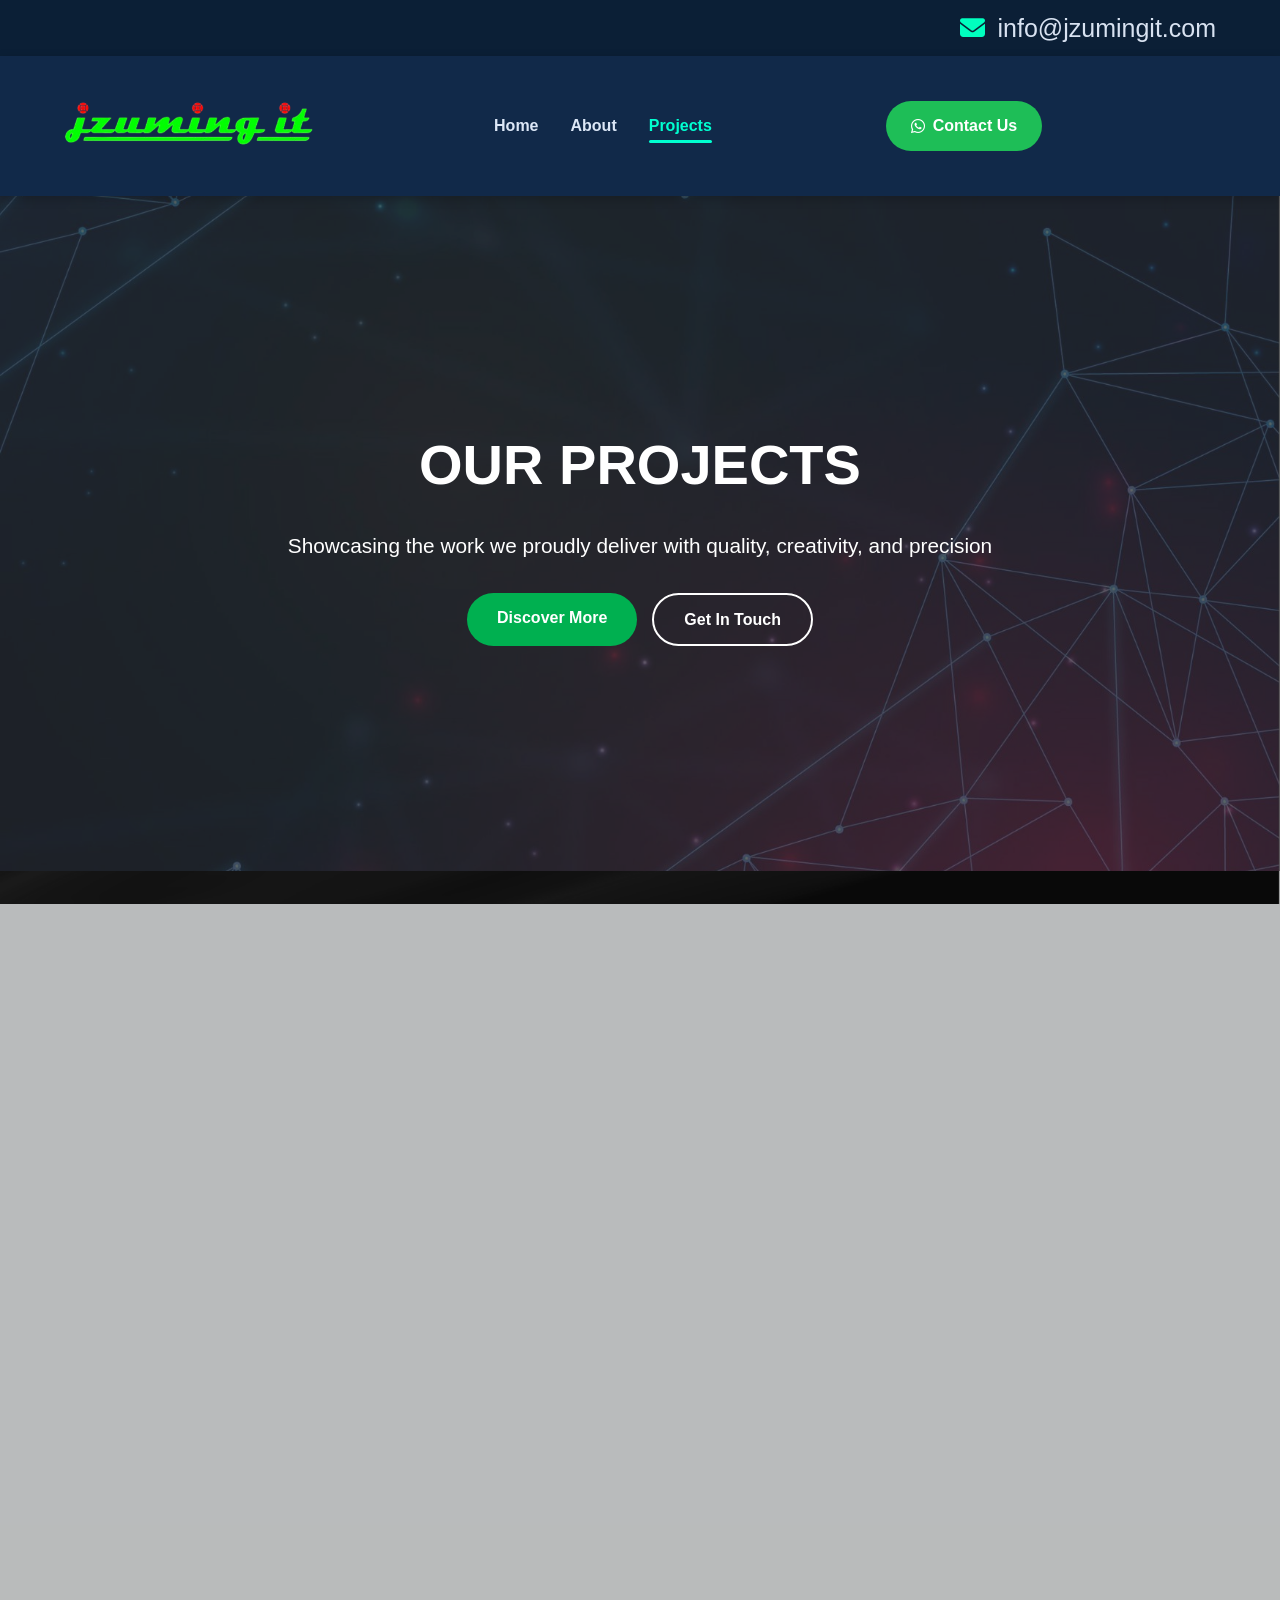
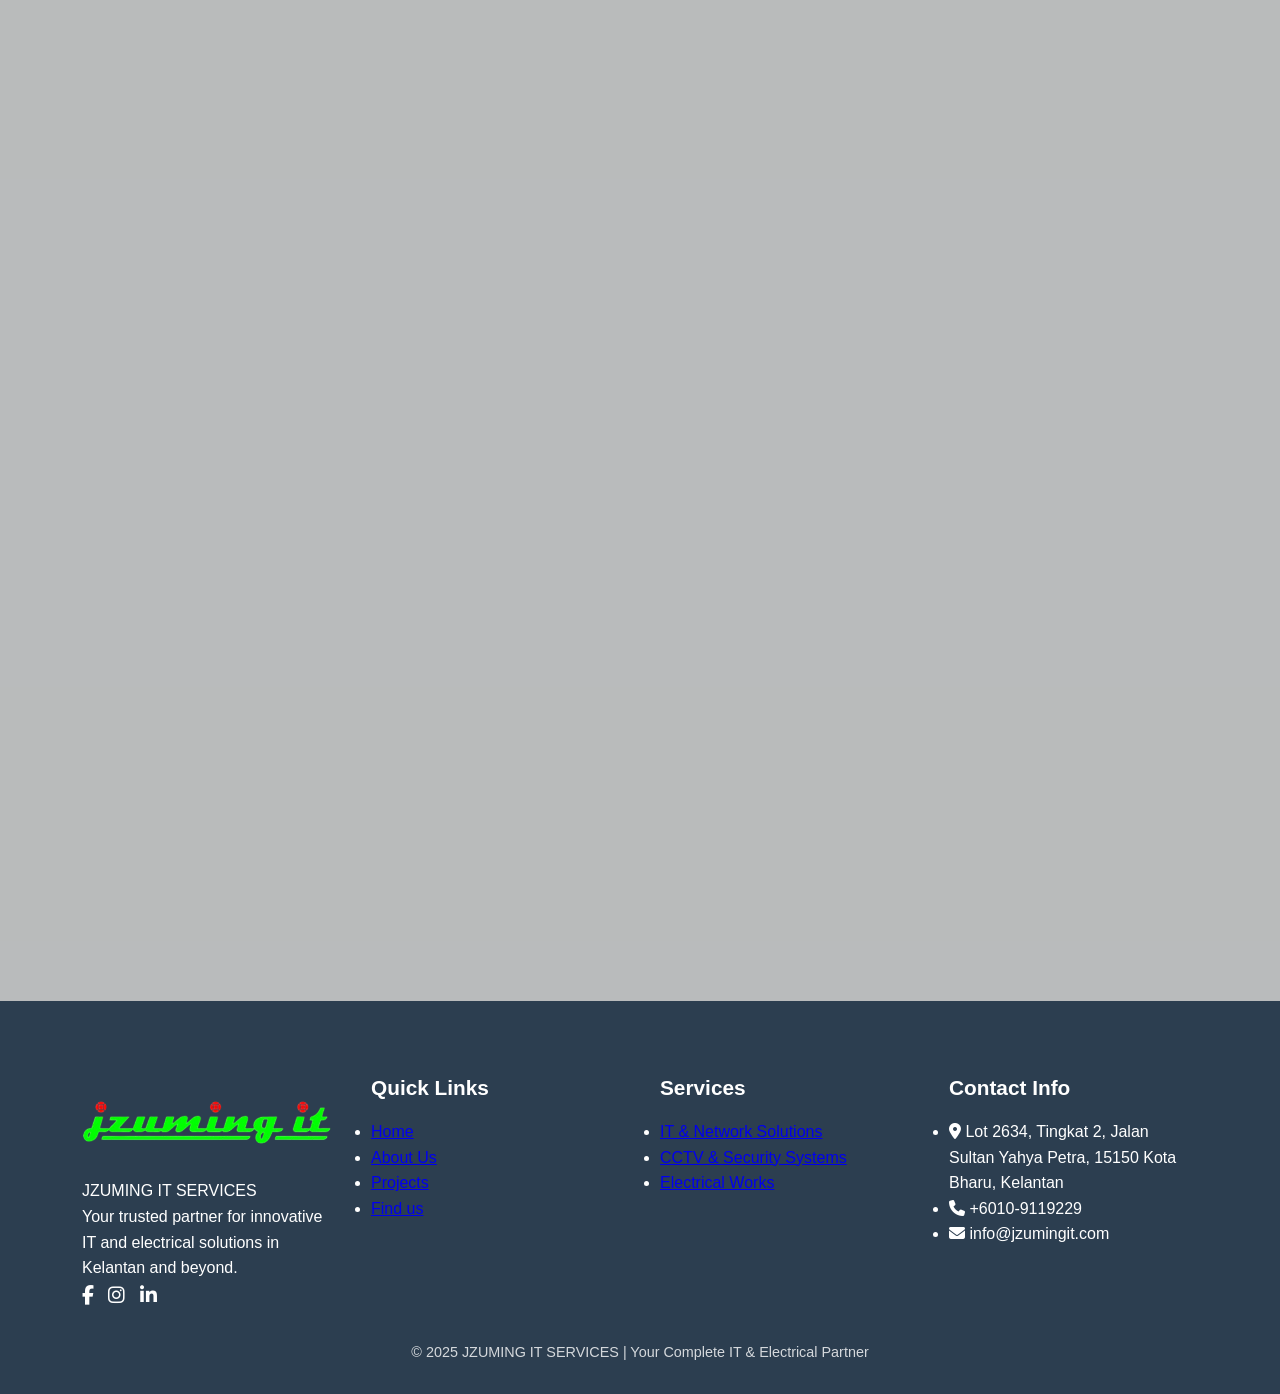
<file: projects.html>
<!DOCTYPE html>
<html lang="en">
<head>
  <meta charset="UTF-8">
  <meta name="viewport" content="width=device-width, initial-scale=1.0">
  <title>JZUMING IT SERVICES - Innovative IT & Electrical Solutions</title>
  <link rel="stylesheet" href="pages.css">
  <link rel="stylesheet" href="https://cdnjs.cloudflare.com/ajax/libs/font-awesome/6.4.0/css/all.min.css">
</head>

<body>

  <!-- TOP BAR -->
  <div class="top-bar">
    <div class="container top-bar-content">
      <div></div>
      <div class="top-right">
       
        <span><i class="fas fa-envelope"></i> info@jzumingit.com</span>
      </div>
    </div>
  </div>

  <!-- NAVBAR -->
  <header class="navbar">
    <div class="container nav-container">

      <div class="logo-area">
        <img src="images/logo.png" alt="Jzuming IT Logo" class="logo">
      </div>

      <nav class="nav-menu">
        <ul class="nav-links">
          <li><a href="index.html" >Home</a></li>
          <li><a href="about.html">About</a></li>
          <li><a href="projects.html"class="active">Projects</a></li>
        </ul>
      </nav>

      <a href="https://wa.me/60109119229" target="_blank" class="contact-btn">
        <i class="fab fa-whatsapp"></i> Contact Us
      </a>

      <div class="hamburger">
        <span></span><span></span><span></span>
      </div>

    </div>
  </header>


  <!-- =======================
        MAIN (IMPORTANT)
  ======================== -->
  <main>

    <!-- HERO SECTION -->
    <section class="hero">
      <div class="hero-bg"></div>
      <div class="overlay"></div>
      <div class="hero-text">
        <h1>Our Projects</h1>
        <p>Showcasing the work we proudly deliver with quality, creativity, and precision</p>

        <div class="hero-buttons">
          <a href="about.html" class="btn btn-primary">Discover More</a>
          <a href="contact.html" class="btn btn-secondary">Get In Touch</a>
        </div>
      </div>
    </section>


   
  <!-- PROJECTS -->
  <div class="company-section">
    <div class="project-card animate">
      <div class="project-bg" style="background-image: url('client/ladangrakyatt.png');"></div>
      <div class="project-content">
        <h2>Perbadanan Ladang Rakyat</h2>
        <ul>
          <li>PEMBEKALAN, PEMASANGAN, PENGUJIAN & PENTAULIAHAN PERALATAN RANGKAIAN</li>
          <li>PEMBEKALAN, PEMASANGAN, PENGUJIAN & PENTAULIAHAN SISTEM CCTV</li>
          <li>PEMBEKALAN, PEMASANGAN, PENGUJIAN & PENTAULIAHAN RANGKAIAN WI-FI</li>
          <li>PEMBEKALAN, PEMASANGAN, PENGUJIAN & PENTAULIAHAN SISTEM PINTU AKSES ENTRYPASS</li>
          <li>PEMBEKALAN, PEMASANGAN, PENGUJIAN & PENTAULIAHAN SISTEM PA</li>
          <li>PEMASANGAN, PENGUJIAN & PENTAULIAHAN SISTEM PERSIDANGAN</li>
          <li>PEMBEKALAN, PEMASANGAN, PENGUJIAN & PENTAULIAHAN SISTEM IPBX</li>
        </ul>
      </div>
    </div>
  </div>

  <div class="company-section">
    <div class="project-card reverse animate">
      <div class="project-bg" style="background-image: url('client/risda.png');"></div>
      <div class="project-content">
        <h2>Institut Kemajuan Pekebun Kecil Kelantan (RISDA)</h2>
        <ul>
          <li>PEMBEKALAN, PEMASANGAN, PENGUJIAN & PENTAULIAHAN SISTEM CCTV</li>
        </ul>
      </div>
    </div>
  </div>

  <div class="company-section">
    <div class="project-card animate">
      <div class="project-bg" style="background-image: url('client/cdc.png');"></div>
      <div class="project-content">
        <h2>CDC Technology Sdn Bhd (DATA CENTRE TERENGGANU)</h2>
        <ul>
          <li>PEMBEKALAN, PEMASANGAN, PENGUJIAN & PENTAULIAHAN SISTEM CCTV RANGKAIAN, ACCESS DOOR & BARRIER GATE</li>
        </ul>
      </div>
    </div>
  </div>

  <div class="company-section">
    <div class="project-card reverse animate">
      <div class="project-bg" style="background-image: url('client/saliran.png');"></div>
      <div class="project-content">
        <h2>Jabatan Pengairan Dan Saliran Kelantan</h2>
        <ul>
          <li>PEMBEKALAN, PEMASANGAN, PENGUJIAN & PENTAULIAHAN SISTEM CCTV</li>
        </ul>
      </div>
    </div>
  </div>

  
  <!-- FOOTER -->
  <footer>
    <div class="container">
      <div class="footer-content">
        <div class="footer-col">
          <div class="logo-area">
            <img src="images/logo.png" alt="Jzuming IT Logo" class="logo">
            <span class="company-name">JZUMING IT SERVICES</span>
          </div>
          <p>Your trusted partner for innovative IT and electrical solutions in Kelantan and beyond.</p>
          <div class="social-links">
            <a href="#"><i class="fab fa-facebook-f"></i></a>
            <a href="#"><i class="fab fa-instagram"></i></a>
            <a href="#"><i class="fab fa-linkedin-in"></i></a>
          </div>
        </div>
        <div class="footer-col">
          <h3>Quick Links</h3>
          <ul>
            <li><a href="index.html">Home</a></li>
            <li><a href="about.html">About Us</a></li>
            <li><a href="projects.html">Projects</a></li>
            <li><a href="contact.html">Find us</a></li>
          </ul>
        </div>
        <div class="footer-col">
          <h3>Services</h3>
          <ul>
            <li><a href="network.html">IT & Network Solutions</a></li>
            <li><a href="security.html">CCTV & Security Systems</a></li>
            <li><a href="electrical.html">Electrical Works</a></li>
          </ul>
        </div>
        <div class="footer-col">
          <h3>Contact Info</h3>
          <ul class="contact-info">
            <li><i class="fas fa-map-marker-alt"></i> Lot 2634, Tingkat 2, Jalan Sultan Yahya Petra, 15150 Kota Bharu, Kelantan</li>
            <li><i class="fas fa-phone"></i> +6010-9119229</li>
            <li><i class="fas fa-envelope"></i> info@jzumingit.com</li>
          </ul>
        </div>
      </div>
      <div class="footer-bottom">
        <p>© 2025 JZUMING IT SERVICES | Your Complete IT & Electrical Partner</p>
      </div>
    </div>
  </footer>

  <!-- SCRIPT -->
  <script>
    // Animasi scroll untuk project cards
    const projects = document.querySelectorAll('.project-card');

    function scrollAnimate() {
      const triggerBottom = window.innerHeight * 0.85;

      projects.forEach(project => {
        const projectTop = project.getBoundingClientRect().top;

        if(projectTop < triggerBottom){
          project.classList.add('active');
        } else {
          project.classList.remove('active');
        }
      });
    }

    window.addEventListener('scroll', scrollAnimate);
    window.addEventListener('load', scrollAnimate);
  </script>
</body>
</html>
</file>
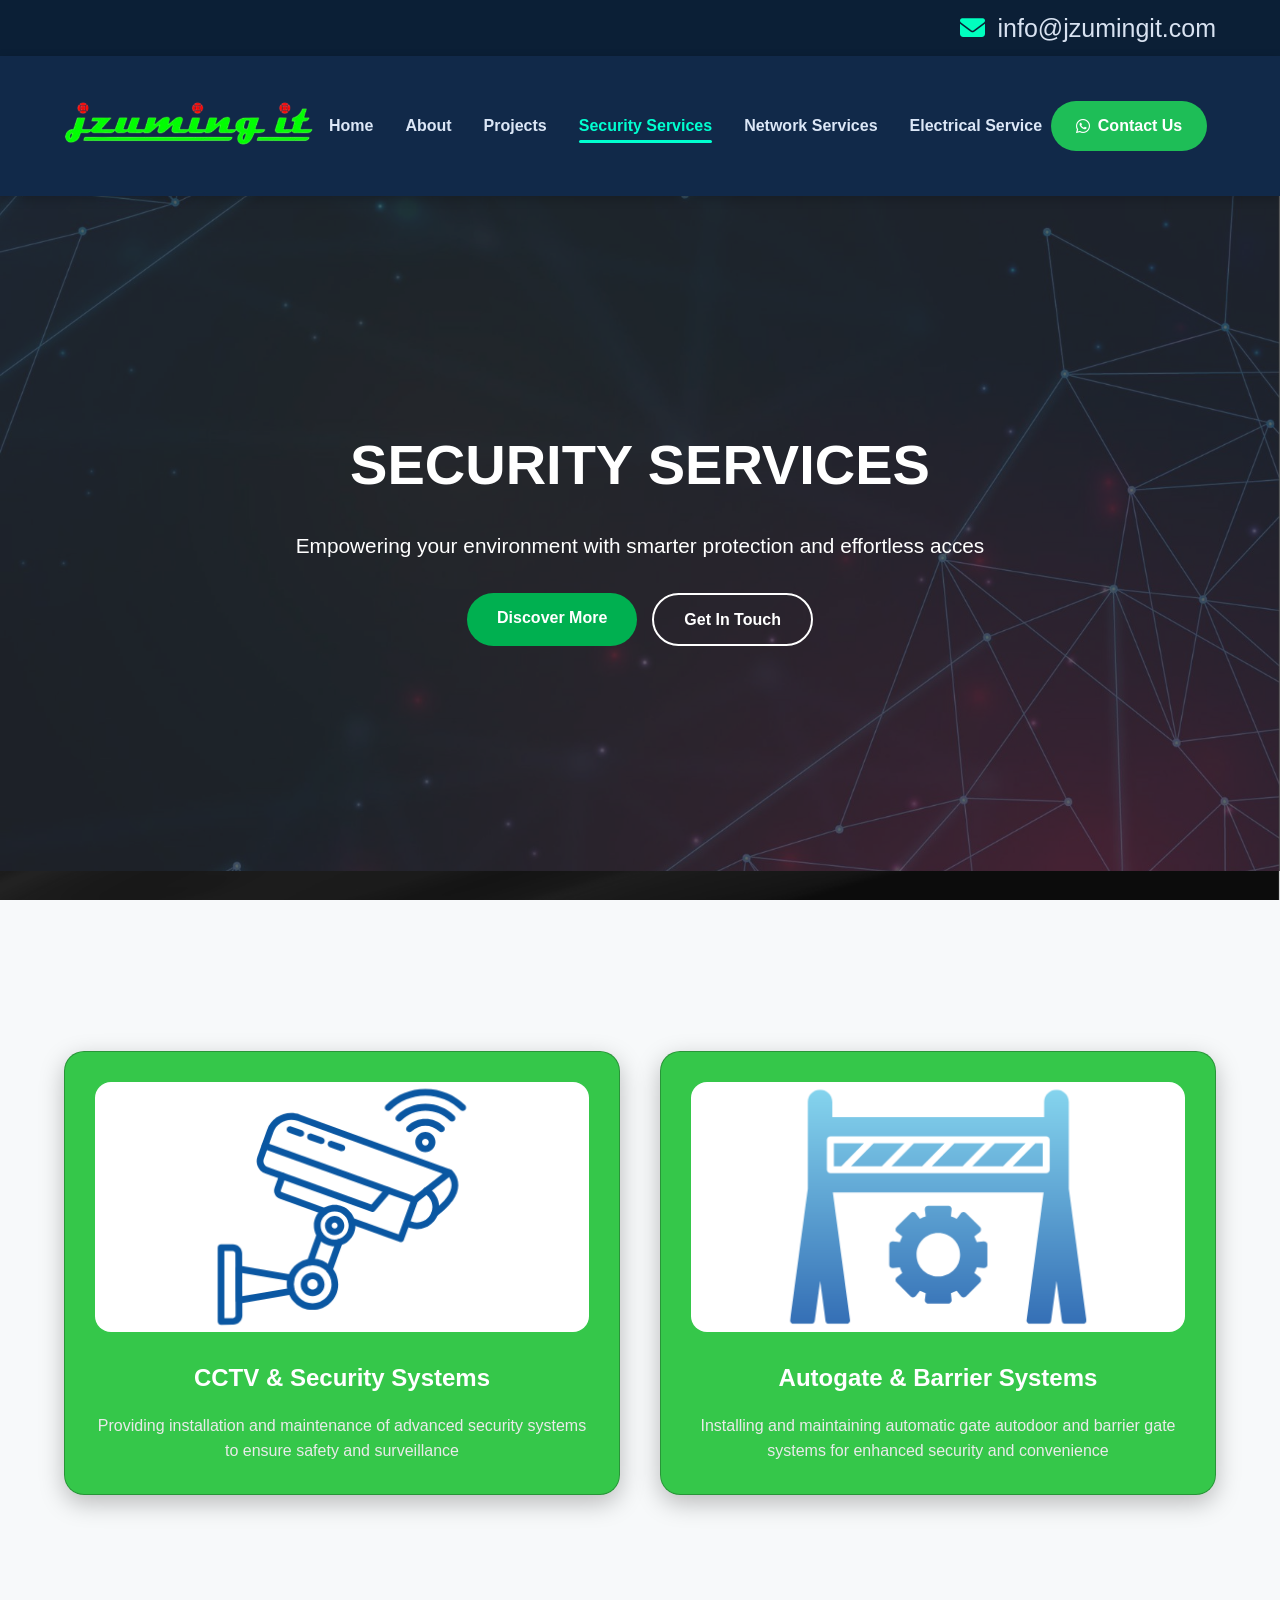
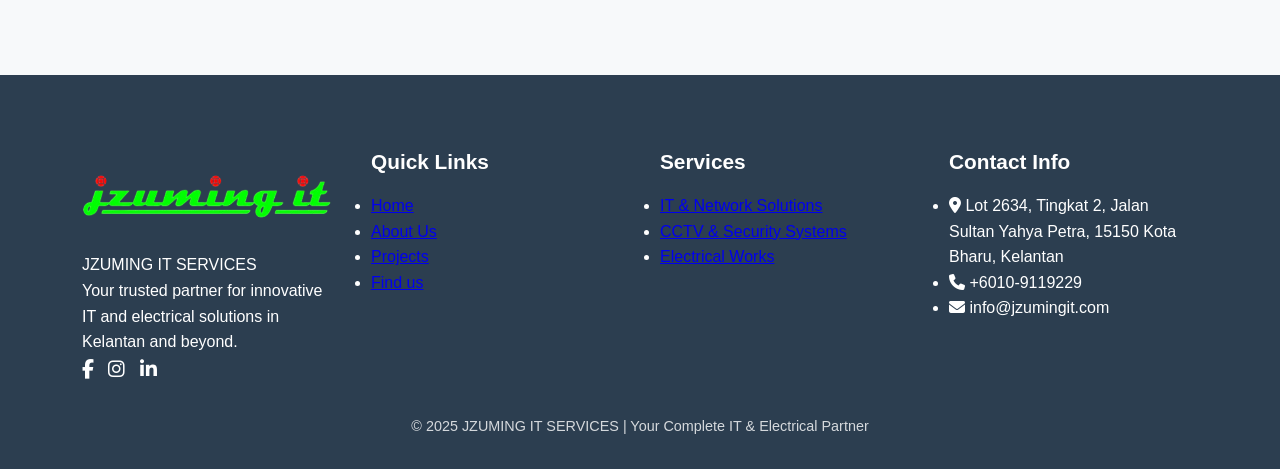
<file: security.html>
<!DOCTYPE html>
<html lang="en">
<head>
  <meta charset="UTF-8">
  <meta name="viewport" content="width=device-width, initial-scale=1.0">
  <title>JZUMING IT SERVICES - Innovative IT & Electrical Solutions</title>
  <link rel="stylesheet" href="pages.css">
  <link rel="stylesheet" href="https://cdnjs.cloudflare.com/ajax/libs/font-awesome/6.4.0/css/all.min.css">
</head>

<body>

  <!-- TOP BAR -->
  <div class="top-bar">
    <div class="container top-bar-content">
      <div></div>
      <div class="top-right">
        
        <span><i class="fas fa-envelope"></i> info@jzumingit.com</span>
      </div>
    </div>
  </div>

  <!-- NAVBAR -->
  <header class="navbar">
    <div class="container nav-container">

      <div class="logo-area">
        <img src="images/logo.png" alt="Jzuming IT Logo" class="logo">
      </div>

      <nav class="nav-menu">
        <ul class="nav-links">
          <li><a href="index.html" >Home</a></li>
          <li><a href="about.html">About</a></li>
          <li><a href="projects.html">Projects</a></li>
          <li><a href="Security.html"class="active">Security Services</a></li>
          <li><a href="network.html">Network Services</a></li>
          <li><a href="electrical.html">Electrical Service</a></li>
        </ul>
      </nav>

      <a href="https://wa.me/60109119229" target="_blank" class="contact-btn">
        <i class="fab fa-whatsapp"></i> Contact Us
      </a>

      <div class="hamburger">
        <span></span><span></span><span></span>
      </div>

    </div>
  </header>


  <!-- =======================
        MAIN (IMPORTANT)
  ======================== -->
  <main>

    <!-- HERO SECTION -->
    <section class="hero">
      <div class="hero-bg"></div>
      <div class="overlay"></div>
      <div class="hero-text">
        <h1>Security Services</h1>
        <p>Empowering your environment with smarter protection and effortless acces</p>

        <div class="hero-buttons">
          <a href="about.html" class="btn btn-primary">Discover More</a>
          <a href="contact.html" class="btn btn-secondary">Get In Touch</a>
        </div>
      </div>
    </section>


    <!-- BACKGROUND NETWORK IMAGE -->
    <section class="network-hero-full">
      

      <section class="network-services">

        <div class="service-box">
          <img src="services/cctv.png" alt="">
          <h3>CCTV & Security Systems</h3>
          <p class="desc">Providing installation and maintenance of advanced security systems to ensure safety and surveillance</p>
        </div>

        <div class="service-box">
          <img src="services/autogatte.png" alt="">
          <h3>Autogate & Barrier Systems</h3>
          <p class="desc">Installing and maintaining automatic gate autodoor and barrier gate systems for enhanced security and convenience</p>
        </div>

       

      </section>

    </section>

  </main>
  <!-- END MAIN -->

<script>
  // Scroll Animation
  const descs = document.querySelectorAll('.desc');

  const observer = new IntersectionObserver(entries => {
    entries.forEach(entry => {
      if (entry.isIntersecting) {
        entry.target.classList.add('show');
      }
    });
  }, { threshold: 0.3 });

  descs.forEach(d => observer.observe(d));
</script>



  <!-- FOOTER -->
  <footer>
    <div class="container">
      <div class="footer-content">

        <div class="footer-col">
          <div class="logo-area">
            <img src="images/logo.png" alt="Jzuming IT Logo" class="logo">
            <span class="company-name">JZUMING IT SERVICES</span>
          </div>
          <p>Your trusted partner for innovative IT and electrical solutions in Kelantan and beyond.</p>
          <div class="social-links">
            <a href="#"><i class="fab fa-facebook-f"></i></a>
            <a href="#"><i class="fab fa-instagram"></i></a>
            <a href="#"><i class="fab fa-linkedin-in"></i></a>
          </div>
        </div>

        <div class="footer-col">
          <h3>Quick Links</h3>
          <ul>
            <li><a href="index.html">Home</a></li>
            <li><a href="about.html">About Us</a></li>
            <li><a href="projects.html">Projects</a></li>
            <li><a href="contact.html">Find us</a></li>
          </ul>
        </div>

        <div class="footer-col">
          <h3>Services</h3>
          <ul>
            <li><a href="network.html">IT & Network Solutions</a></li>
            <li><a href="security.html">CCTV & Security Systems</a></li>
            <li><a href="electrical.html">Electrical Works</a></li>
          </ul>
        </div>

        <div class="footer-col">
          <h3>Contact Info</h3>
          <ul class="contact-info">
            <li><i class="fas fa-map-marker-alt"></i> Lot 2634, Tingkat 2, Jalan Sultan Yahya Petra, 15150 Kota Bharu, Kelantan</li>
            <li><i class="fas fa-phone"></i> +6010-9119229</li>
            <li><i class="fas fa-envelope"></i> info@jzumingit.com</li>
          </ul>
        </div>

      </div>

      <div class="footer-bottom">
        <p>© 2025 JZUMING IT SERVICES | Your Complete IT & Electrical Partner</p>
      </div>

    </div>
  </footer>


  <script src="script.js"></script>
</body>
</html>
</file>
<file: style.css>
/* === GLOBAL STYLES === */
* {
  margin: 0;
  padding: 0;
  box-sizing: border-box;
}

body {
  font-family: 'Segoe UI', Arial, sans-serif;
  background: #f7f9fa;
  color: #1a1a1a;
  line-height: 1.6;
}

/* Container */
.container {
  width: 90%;
  max-width: 1300px;
  margin: auto;
}

/* === VARIABLES === */
:root {
  --primary-color: #00b050;
  --primary-dark: #008040;
  --secondary-color: #2c3e50;
  --accent-color: #3498db;
  --light-color: #f7f9fa;
  --dark-color: #1a1a1a;

  /* Navbar Colors (ikut gambar) */
  --nav-dark: #0b1f36;   /* Top bar */
  --nav-main: #112949;   /* Navbar utama */

  --text-color: #fff;
  --text-dark: #333;

  --border-radius: 10px;
  --box-shadow: 0 6px 25px rgba(0,0,0,0.08);
  --transition: all 0.3s ease;
}

/* ============================
   TOP BAR (PHONE + EMAIL)
============================= */
.top-bar {
  background: var(--nav-dark);
  color: #fff;
  font-size: 25px;
  padding: 8px 0;
}

.top-bar .container {
  display: flex;
  justify-content: flex-end;
  align-items: center;
  gap: 25px;
  color: #d8e2f1;
}

.top-bar i {
  margin-right: 6px;
  color: #00ffbf;
}

/* ============================
   MAIN NAVBAR (LOGO + MENU)
============================= */
.navbar {
  background: var(--nav-main);
  box-shadow: 0 3px 10px rgba(0,0,0,0.2);
  position: sticky;
  top: 0;
  z-index: 999;
}

.navbar .container {
  display: flex;
  justify-content: space-between;
  align-items: center;
  padding: 16px 0;
}

/* === LOGO === */
.logo-area img {
  height: 100px;
  width: auto;
  object-fit: contain;
}

/* === MENU === */
.nav-links {
  list-style: none;
  display: flex;
  gap: 32px;
}

.nav-links li {
  position: relative;
}

.nav-links a {
  text-decoration: none;
  color: #dce7f7;
  font-weight: 600;
  font-size: 16px;
  transition: var(--transition);
}

.nav-links a:hover,
.nav-links a.active {
  color: #00ffd0;
}

/* ACTIVE underline */
.nav-links a.active::after {
  content: '';
  position: absolute;
  bottom: -4px;
  left: 0;
  width: 100%;
  height: 3px;
  background: #00ffd0;
  border-radius: 10px;
}

/* === CONTACT BUTTON === */
.contact-btn {
  display: inline-flex;
  align-items: center;
  gap: 8px;
  padding: 12px 25px;
  background-color: #1ebe57;
  color: #fff;
  text-decoration: none;
  border-radius: 25px;
  font-weight: bold;
  transition: 0.3s;
}

.contact-btn:hover {
  background-color: #000;
}

.wa-icon {
  width: 20px;
  height: 20px;
  fill: #fff;
}





/* ============================
   RESPONSIVE (PHONE)
============================= */
@media (max-width: 960px) {

  .navbar .container {
    flex-direction: column;
    gap: 15px;
  }

  .nav-links {
    gap: 18px;
    flex-wrap: wrap;
    justify-content: center;
  }
}

@media (max-width: 600px) {

  .top-bar .container {
    flex-direction: column;
    gap: 5px;
  }

  .nav-btn {
    padding: 8px 18px;
  }

  .logo-area img {
    height: 55px;
  }
}

/* ============================
   HERO SECTION (INDEX ONLY)
============================= */

.hero {
  height: 80vh;
  width: 100%;
  position: relative;
  display: flex;
  align-items: center;
  justify-content: center;
  overflow: hidden;
  background: #000; /* fallback */
  z-index: 1;
}

/* Background Image */
.hero-bg {
  position: absolute;
  inset: 0;
  background: url('images/office.jpg') center/cover no-repeat;
  z-index: 1;
  opacity: 0.65;
}

/* Dark Overlay */
.hero .overlay {
  position: absolute;
  inset: 0;
  background: rgba(0,0,0,0.55);
  z-index: 2;
}

/* Text (Above Everything) */
.hero-text {
  position: relative;
  z-index: 5;
  text-align: center;
  color: #fff;
  max-width: 800px;
  padding: 0 20px;
  animation: fadeInUp 1.2s ease forwards;
}

.hero-text h1 {
  font-size: 3.5rem;
  font-weight: 700;
  margin-bottom: 15px;
}

.hero-text p {
  font-size: 1.3rem;
  margin-bottom: 25px;
  opacity: 0.9;
}

/* Button Row */
.hero-buttons {
  display: flex;
  gap: 15px;
  justify-content: center;
  flex-wrap: wrap;
  margin-top: 10px;
}

/* Buttons */
.btn {
  padding: 12px 30px;
  border-radius: 30px;
  font-weight: 600;
  text-decoration: none;
  cursor: pointer;
  border: none;
  transition: 0.3s ease;
}

.btn-primary {
  background: var(--primary-color);
  color: #fff;
}

.btn-primary:hover {
  background: var(--primary-dark);
  transform: translateY(-3px);
}

.btn-secondary {
  border: 2px solid #fff;
  color: #fff;
}

.btn-secondary:hover {
  background: #fff;
  color: #111;
}

/* Animation keyframes */
@keyframes fadeInUp {
  0% { opacity: 0; transform: translateY(40px); }
  100% { opacity: 1; transform: translateY(0); }
}

/* Responsive */
@media(max-width: 768px){
  .hero-text h1 { font-size: 2.3rem; }
  .hero-text p { font-size: 1.05rem; }
}



/* ABOUT SECTION */
.about-section {
  background: url('3a04c0a2-ac36-4f29-b822-09815a3f94ce.png') no-repeat center center/cover;
  padding: 100px 0;
  color: #fff;
  position: relative;
}

.about-container {
  display: flex;
  justify-content: space-between;
  align-items: center;
  max-width: 1200px;
  margin: 0 auto;
  gap: 50px;
  flex-wrap: wrap;
}

.about-left {
  flex: 1;
  font-style: italic;
  font-size: 1.2rem;
  line-height: 1.6;
  text-align: center;
}

.about-right {
  flex: 1;
}

.about-right h5 {
  font-size: 0.9rem;
  letter-spacing: 2px;
  color: #aaa;
  margin-bottom: 10px;
}

.about-right h2 {
  font-size: 2.5rem;
  margin-bottom: 20px;
}

.about-right p {
  margin-bottom: 20px;
  line-height: 1.8;
}

.btn-learn {
  display: inline-block;
  padding: 12px 25px;
  background-color: transparent;
  border: 1px solid #4caf50;
  color: #4caf50;
  text-decoration: none;
  font-weight: bold;
  transition: all 0.3s ease;
}

.btn-learn:hover {
  background-color: #4caf50;
  color: #fff;
}

/* ABOUT SECTION */
.about-section {
  position: relative;
  padding: 100px 0;
  color: #fff;
  overflow: hidden;
  /* Background image boleh tukar di sini */
  background: url('images/about.png') no-repeat center center/cover;
}

/* Overlay supaya teks jelas */
.about-section::before {
  content: '';
  position: absolute;
  top: 0;
  left: 0;
  width: 100%;
  height: 100%;
  background: rgba(0,0,0,0.5); /* adjust gelap/terang overlay */
  z-index: 1;
}

/* Container & positioning teks */
.about-container {
  display: flex;
  justify-content: space-between;
  align-items: center;
  max-width: 1200px;
  margin: 0 auto;
  gap: 50px;
  flex-wrap: wrap;
  position: relative;
  z-index: 2; /* teks berada atas overlay */
}

.about-left, .about-right {
  flex: 1;
}

/* Teks kiri (quote) */
.about-left {
  font-style: italic;
  font-size: 1.2rem;
  line-height: 1.6;
  text-align: center;
}

/* Teks kanan */
.about-right h5 {
  font-size: 0.9rem;
  letter-spacing: 2px;
  color: #ddd;
  margin-bottom: 10px;
}

.about-right h2 {
  font-size: 2.5rem;
  margin-bottom: 20px;
  color: #fff;
  text-shadow: 2px 2px 4px rgba(0,0,0,0.6);
}

.about-right p {
  margin-bottom: 20px;
  line-height: 1.8;
  color: #eee;
  text-shadow: 1px 1px 3px rgba(0,0,0,0.5);
}

.btn-learn {
  display: inline-block;
  padding: 12px 25px;
  background-color: transparent;
  border: 1px solid #4caf50;
  color: #4caf50;
  text-decoration: none;
  font-weight: bold;
  transition: all 0.3s ease;
}

.btn-learn:hover {
  background-color: #4caf50;
  color: #fff;
}

/* ================== ANIMATION ================== */
/* initial state sebelum muncul */
.animate {
  opacity: 0;
  transform: translateY(30px);
  transition: all 0.8s ease-out;
}

/* bila scroll trigger active */
.animate.active {
  opacity: 1;
  transform: translateY(0);
}

/* ================== RESPONSIVE ================== */
@media (max-width: 992px) {
  .about-container {
    flex-direction: column;
    text-align: center;
    gap: 30px;
  }

  .about-left, .about-right {
    flex: unset;
    width: 100%;
  }

  .about-right h2 {
    font-size: 2rem;
  }

  .about-right p {
    font-size: 1rem;
  }
}

@media (max-width: 576px) {
  .about-section {
    padding: 60px 20px;
  }

  .about-right h2 {
    font-size: 1.6rem;
  }

  .about-right p {
    font-size: 0.95rem;
  }

  .btn-learn {
    padding: 10px 20px;
    font-size: 0.9rem;
  }
}


/*SERVICES SECTION*/


/* ============================
   SERVICES SECTION
============================ */

.services-section {
  padding: 80px 10%;
}

/* TITLE */
.services-header {
  text-align: center;
  margin-bottom: 60px;
  opacity: 0;
  transform: translateY(40px);
  transition: 0.8s ease-out;
}

.services-header.animate {
  opacity: 1;
  transform: translateY(0);
}

/* EACH ROW – SIDE BY SIDE */
.service-row {
  display: flex;
  align-items: center;
  justify-content: space-between;
  gap: 60px;
  margin-bottom: 100px;

  opacity: 0;
  transform: translateY(50px);
  transition: 1s ease-out;
}

.service-row.animate {
  opacity: 1;
  transform: translateY(0);
}

/* REVERSE (image right, text left) */
.service-row.reverse {
  flex-direction: row-reverse;
}

/* IMAGE */
.service-image {
  flex: 1;
}

.service-image img {
  width: 100%;
  border-radius: 14px;
  box-shadow: 0 5px 25px rgba(0,0,0,0.15);
  display: block;
}

/* CONTENT */
.service-content {
  flex: 1;
}

.service-content h3 {
  font-size: 32px;
  font-weight: 700;
  margin-bottom: 15px;
}

.service-content p {
  font-size: 17px;
  line-height: 1.6;
  color: #444;
  margin-bottom: 25px;
}

/* BUTTON */
.service-btn {
  padding: 12px 26px;
  background: #0ca678;
  color: white;
  font-size: 14px;
  letter-spacing: 0.5px;
  border-radius: 6px;
  text-decoration: none;
  display: inline-block;
  transition: 0.3s ease;
}

.service-btn:hover {
  background: #0a8a60;
  transform: translateY(-2px);
}

/* ============================
   RESPONSIVE
============================ */

@media (max-width: 900px) {
  .service-row {
    flex-direction: column;
    text-align: center;
  }

  .service-row.reverse {
    flex-direction: column;
  }

  .service-content {
    text-align: center;
  }
}


/* SECTION Partner */
/* SECTION Partner */
.trusted-section {
    padding: 80px 0;
    text-align: center;
    background-image: url("images/client.png");
    background-size: cover;
    background-position: center;
}

.trusted-title {
    font-size: 32px;
    font-weight: 700;
    margin-bottom: 40px;
    color: #000;
}

/* LOGO GRID */
.trusted-logos {
    display: flex;
    justify-content: center;
    gap: 40px;
    flex-wrap: wrap;
    opacity: 0;
    transition: opacity 1s ease;
}

.trusted-logos.show {
    opacity: 1;
}

/* CARD */
.logo-card {
    background: #ffffff;
    padding: 25px 40px;
    border-radius: 12px;
    box-shadow: 0px 4px 15px rgba(0,0,0,0.15);
}

.logo-card img {
    width: 130px;
    height: auto;
    object-fit: contain;
}

/* BUTTON */
.btn-projects {
    display: inline-block;
    margin-top: 40px;
    padding: 12px 30px;
    font-size: 18px;
    font-weight: 600;
    color: #fff;
    background-color: #007bff;
    border-radius: 8px;
    text-decoration: none;
    transition: 0.3s ease;
}

.btn-projects:hover {
    background-color: #0056b3;
}

/* === PARTNERS === */
.section-header {
  text-align: center;
}

.partners-slider {
  display: grid;
  grid-template-columns: repeat(4, 1fr); /* 4 atas 4 bawah */
  gap: 30px;
  justify-items: center;
  align-items: center;
}

.partner-logo img {
  filter: grayscale(100%);
  transition: var(--transition);
  max-width: 120px;
}

.partner-logo img:hover {
  filter: grayscale(0%);
  transform: scale(1.05);
}

/* Tablet */
@media (max-width: 900px) {
  .partners-slider {
    grid-template-columns: repeat(3, 1fr);
  }
}

/* Phone */
@media (max-width: 600px) {
  .partners-slider {
    grid-template-columns: repeat(2, 1fr);
  }
}

/* Extra small phone */
@media (max-width: 400px) {
  .partners-slider {
    grid-template-columns: repeat(1, 1fr);
  }
}


/* === Contact SECTION === */
.cta-section {
  background: url("images/slider.png") center/cover no-repeat;
  padding: 80px 20px;
  text-align: center;
  color: #fff;
  margin-top: 80px;
  border-radius: 0;
  position: relative;
}

/* Overlay */
.cta-section::before {
  content: "";
  position: absolute;
  top: 0;
  left: 0;
  width: 100%;
  height: 100%;
  background: rgba(0,0,0,0.45);
  z-index: 1;
}

/* Content position */
.cta-content {
  position: relative;
  z-index: 2;
  display: flex;
  flex-direction: column;
  align-items: center;
}

/* Spacing bawah description */
.cta-content p {
  margin-bottom: 25px;
}

/* Button spacing */
.btn-light {
  background: #fff;
  color: var(--primary-dark);
  padding: 12px 30px;
  border-radius: 30px;
  font-weight: 700;
  margin-top: 10px; /* tambah jarak dari text */
}

.btn-light:hover {
  opacity: 0.8;
}


/* === FOOTER === */
footer {
  background: var(--secondary-color);
  color: #fff;
  padding: 70px 20px 30px;
}

.footer-content {
  display: grid;
  grid-template-columns: repeat(auto-fit, minmax(200px, 1fr));
  gap: 40px;
}

.footer-col h3 {
  margin-bottom: 15px;
  font-size: 1.3rem;
}

.social-links a {
  color: white;
  margin-right: 10px;
  font-size: 1.2rem;
}

.footer-bottom {
  text-align: center;
  margin-top: 30px;
  font-size: 0.9rem;
  opacity: 0.8;
}

/* === RESPONSIVE === */
@media(max-width: 992px) {
  .about-content {
    grid-template-columns: 1fr;
  }
}

@media(max-width: 768px) {
  .contact-header {
    display: none;
  }

  .hamburger {
    display: flex;
  }

  .nav-links {
    position: absolute;
    top: 100%;
    right: 0;
    background: white;
    width: 250px;
    flex-direction: column;
    padding: 20px;
    display: none;
    box-shadow: var(--box-shadow);
  }

  .nav-links.open {
    display: flex;
  }

  .nav-links li {
    margin: 12px 0;
  }
}

@media(max-width: 576px) {
  .hero-text h1 {
    font-size: 2.2rem;
  }
}
</file>
<file: pages.css>
/* === GLOBAL STYLES === */
* {
  margin: 0;
  padding: 0;
  box-sizing: border-box;
}

body {
  font-family: 'Segoe UI', Arial, sans-serif;
  background: #f7f9fa;
  color: #1a1a1a;
  line-height: 1.6;
}

/* Container */
.container {
  width: 90%;
  max-width: 1300px;
  margin: auto;
}

/* === VARIABLES === */
:root {
  --primary-color: #00b050;
  --primary-dark: #008040;
  --secondary-color: #2c3e50;
  --accent-color: #3498db;
  --light-color: #f7f9fa;
  --dark-color: #1a1a1a;

  /* Navbar Colors (ikut gambar) */
  --nav-dark: #0b1f36;   /* Top bar */
  --nav-main: #112949;   /* Navbar utama */

  --text-color: #fff;
  --text-dark: #333;

  --border-radius: 10px;
  --box-shadow: 0 6px 25px rgba(0,0,0,0.08);
  --transition: all 0.3s ease;
}

/* ============================
   TOP BAR (PHONE + EMAIL)
============================= */
.top-bar {
  background: var(--nav-dark);
  color: #fff;
  font-size: 25px;
  padding: 8px 0;
}

.top-bar .container {
  display: flex;
  justify-content: flex-end;
  align-items: center;
  gap: 25px;
  color: #d8e2f1;
}

.top-bar i {
  margin-right: 6px;
  color: #00ffbf;
}

/* ============================
   MAIN NAVBAR (LOGO + MENU)
============================= */
.navbar {
  background: var(--nav-main);
  box-shadow: 0 3px 10px rgba(0,0,0,0.2);
  position: sticky;
  top: 0;
  z-index: 999;
}

.navbar .container {
  display: flex;
  justify-content: space-between;
  align-items: center;
  padding: 16px 0;
}

/* === LOGO === */
.logo-area img {
  height: 100px;
  width: auto;
  object-fit: contain;
}

/* === MENU === */
.nav-links {
  list-style: none;
  display: flex;
  gap: 32px;
}

.nav-links li {
  position: relative;
}

.nav-links a {
  text-decoration: none;
  color: #dce7f7;
  font-weight: 600;
  font-size: 16px;
  transition: var(--transition);
}

.nav-links a:hover,
.nav-links a.active {
  color: #00ffd0;
}

/* ACTIVE underline */
.nav-links a.active::after {
  content: '';
  position: absolute;
  bottom: -4px;
  left: 0;
  width: 100%;
  height: 3px;
  background: #00ffd0;
  border-radius: 10px;
}

/* === CONTACT BUTTON === */
.contact-btn {
  display: inline-flex;
  align-items: center;
  gap: 8px;
  padding: 12px 25px;
  background-color: #1ebe57;
  color: #fff;
  text-decoration: none;
  border-radius: 25px;
  font-weight: bold;
  transition: 0.3s;
}

.contact-btn:hover {
  background-color: #000;
}

.wa-icon {
  width: 20px;
  height: 20px;
  fill: #fff;
}





/* ============================
   RESPONSIVE (PHONE)
============================= */
@media (max-width: 960px) {

  .navbar .container {
    flex-direction: column;
    gap: 15px;
  }

  .nav-links {
    gap: 18px;
    flex-wrap: wrap;
    justify-content: center;
  }
}

@media (max-width: 600px) {

  .top-bar .container {
    flex-direction: column;
    gap: 5px;
  }

  .nav-btn {
    padding: 8px 18px;
  }

  .logo-area img {
    height: 55px;
  }
}

/* === HERO SECTION === */
.hero {
  height: 75vh;
  position: relative;
  display: flex;
  align-items: center;
  justify-content: center;
  overflow: hidden;
}

.hero-bg {
  position: absolute;
  inset: 0;
  background: url('images/office.jpg') center/cover no-repeat;
  opacity: 0.7;
}

.hero .overlay {
  background: rgba(0,0,0,0.6);
  position: absolute;
  inset: 0;
}

.hero-text {
  text-align: center;
  color: #fff;
  max-width: 800px;
  z-index: 10;
  padding: 0 20px;
}

.hero-text h1 {
  font-size: 3.5rem;
  text-transform: uppercase;
  margin-bottom: 20px;
  font-weight: 700;
}

.hero-text p {
  font-size: 1.3rem;
  margin-bottom: 30px;
}

.hero-buttons {
  display: flex;
  gap: 15px;
  justify-content: center;
  flex-wrap: wrap;
}

/* BUTTONS */
.btn {
  padding: 12px 30px;
  border-radius: 30px;
  font-weight: 600;
  transition: var(--transition);
  border: none;
  cursor: pointer;
  text-decoration: none;
}

.btn-primary {
  background: var(--primary-color);
  color: #fff;
}

.btn-primary:hover {
  background: var(--primary-dark);
  transform: translateY(-3px);
}

.btn-secondary {
  border: 2px solid #fff;
  color: #fff;
  background: transparent;
}

.btn-secondary:hover {
  background: #fff;
  color: var(--dark-color);
}

/* NEW: OUTLINE BUTTON */
.btn-outline {
  background: transparent;
  border: 2px solid var(--primary-color);
  color: var(--primary-color);
  padding: 10px 20px;
  display: inline-block;
}

.btn-outline:hover {
  background: var(--primary-color);
  color: #fff;
}

/* === PAGES HERO SECTION === */
.pages-hero {
  height: 75vh;
  position: relative;
  display: flex;
  align-items: center;
  justify-content: center;
  overflow: hidden;
}

/* Background image */
.pages-hero .hero-bg {
  position: absolute;
  inset: 0;
  background: url('images/office.jpg') center/cover no-repeat;
  opacity: 0.7;
  z-index: 1;
}

/* Overlay supaya text nampak jelas */
.pages-hero .overlay {
  position: absolute;
  inset: 0;
  background: rgba(0,0,0,0.5);
  z-index: 2;
}

/* Text container */
.pages-hero .hero-text {
  position: relative;
  z-index: 3;
  text-align: center;
  color: #fff;
  max-width: 800px;
  padding: 0 20px;
}

/* Heading & subtitle */
.pages-hero .hero-text h1 {
  font-size: 3rem;
  margin-bottom: 20px;
  font-weight: 700;
  text-transform: uppercase;
}

.pages-hero .hero-text p {
  font-size: 1.2rem;
  margin-bottom: 30px;
}

/* Buttons container */
.pages-hero .hero-buttons {
  display: flex;
  gap: 15px;
  justify-content: center;
  flex-wrap: wrap;
}

/* Buttons */
.pages-hero .btn {
  padding: 12px 30px;
  border-radius: 30px;
  font-weight: 600;
  text-decoration: none;
  transition: all 0.3s ease;
  cursor: pointer;
  border: none;
}

.pages-hero .btn-primary {
  background: #00b050;
  color: #fff;
}

.pages-hero .btn-primary:hover {
  background: #008040;
  transform: translateY(-3px);
}

.pages-hero .btn-secondary {
  background: transparent;
  color: #fff;
  border: 2px solid #fff;
}

.pages-hero .btn-secondary:hover {
  background: #fff;
  color: #1a1a1a;
}

/* Scroll indicator (optional) */
.pages-hero .scroll-indicator {
  position: absolute;
  bottom: 30px;
  text-align: center;
  color: #fff;
  animation: bounce 2s infinite;
}

@keyframes bounce {
  0%,20%,50%,80%,100% { transform: translateY(0); }
  40% { transform: translateY(-10px); }
  60% { transform: translateY(-5px); }
}

/* RESPONSIVE */
@media (max-width: 992px) {
  .pages-hero .hero-text h1 { font-size: 2.5rem; }
  .pages-hero .hero-text p { font-size: 1rem; }
}

@media (max-width: 576px) {
  .pages-hero .hero-text h1 { font-size: 2rem; }
  .pages-hero .hero-text p { font-size: 0.9rem; }
  .pages-hero .hero-buttons { flex-direction: column; gap: 10px; }
}


/*contact page*/
.contact-section {
  margin: 50px 0;
}

.contact-center {
  display: flex;
  justify-content: center; /* center seluruh block page */
  align-items: flex-start;
  gap: 30px;
  max-width: 1000px; /* limit lebar */
  margin: 0 auto;
  animation:fadeIn 1s ease forwards;
}

.contact-center .map {
  flex: 1 1 500px;
  min-width: 300px;
  height: 400px;
  border-radius: 10px;
  overflow: hidden;
  box-shadow: 0 4px 20px rgba(0,0,0,0.1);
}

.contact-center .info {
  flex: 1 1 350px;
  min-width: 250px;
  background:#fff;
  padding:25px;
  border-radius:10px;
  box-shadow:0 4px 15px rgba(0,0,0,0.1);
}

.contact-center .info h3 {
  margin-bottom:15px;
}

.contact-center .info ul {
  list-style:none;
  padding:0;
  margin:0;
}

.contact-center .info ul li {
  margin-bottom:10px;
  line-height:1.5;
}

.contact-center .info ul li i {
  margin-right:8px;
  color:#0a1f44;
}


/* Animation */
@keyframes fadeIn {
  0% {opacity:0;}
  100% {opacity:1;}
}

/* Responsive */
@media(max-width:900px){
  .contact-center {
    flex-direction: column;
    align-items: center;
  }
  .contact-center .map,
  .contact-center .info {width: 100%; max-width: 800px;}
}

/* ANIMATIONS */
@keyframes fadeInDown {0%{opacity:0; transform:translateY(-30px);}100%{opacity:1; transform:translateY(0);}}

/* RESPONSIVE */
@media(max-width:768px){.contact-wrapper{flex-direction:column;} .hero-text h1{font-size:2rem;} .hero-text p{font-size:1rem;}}


/*about page */

/* SECTION BACKGROUND */
.about-section {
  padding: 80px 0;
  text-align: center;
  background: url("images/slider.png") center/cover no-repeat;
  position: relative;
}

.about-section::before {
  content: "";
  position: absolute;
  inset: 0;
  background: rgba(0,0,0,0.5);
}

.about-section * {
  position: relative;
  z-index: 2;
}

.title-box h2 {
  font-size: 40px;
  color: #fff;
  margin-bottom: 10px;
}

.title-box p {
  color: #e5e5e5;
  font-size: 18px;
}

/* GRID */
.flip-container {
  display: grid;
  grid-template-columns: repeat(3, 1fr);
  gap: 30px;
  width: 85%;
  margin: 60px auto 0;
}

/* FLIP CARD */
.flip-card {
  width: 100%;
  height: 380px;
  perspective: 1000px;
}

.flip-inner {
  width: 100%;
  height: 100%;
  position: relative;
  transform-style: preserve-3d;
  transition: transform 0.8s ease;
}

.flip-card:hover .flip-inner {
  transform: rotateY(180deg);
}

/* FRONT */
.flip-front {
  position: absolute;
  inset: 0;
  background-size: cover;
  background-position: center;
  border-radius: 18px;
  display: flex;
  align-items: flex-end;
  justify-content: center;
  padding-bottom: 25px;
  color: #fff;
  text-shadow: 0 0 8px #fefefe;
  font-size: 22px;
  font-weight: 600;
  backface-visibility: hidden;
}

/* BACK */


.flip-back {
  position: absolute;
  inset: 0;
  background: #111; /* LEBIH GELAP SUPAYA TEXT PUTIH JELAS */
  border-radius: 18px;
  padding: 30px;
  transform: rotateY(180deg);
  backface-visibility: hidden;
  display: flex;
  flex-direction: column;
  justify-content: center;
}

.flip-back h3 {
  color: #fff;
}

.flip-back p {
  color: #f2f2f2;
  font-size: 15px;
  line-height: 1.6;
}

/* RESPONSIVE */
@media (max-width: 900px) {
  .flip-container {
    grid-template-columns: 1fr;
  }
}

/* project page*/


.company-section {
  background-image: url('images/slider.png'); 
  background-size: cover;
  background-position: center;
  background-repeat: no-repeat;
  background-attachment: fixed;
  padding: 50px 0;
  position: relative;
}

.company-section::before {
  content: "";
  position: absolute;
  inset: 0;
  background: rgba(0,0,0,0.25);
}

.company-section > .project-card {
  position: relative;
  z-index: 2;
  margin-bottom: 10px;
}

/* ======================================================
   PROJECT CARD BASE STYLE
   ====================================================== */
.project-card {
  display: flex;
  background: #ffffff;
  padding: 30px;
  border-radius: 20px;
  box-shadow: 0 5px 18px rgba(0,0,0,0.22);
  align-items: center;
  gap: 30px;
  width: 90%;
  max-width: 1200px;
  margin-left: auto;
  margin-right: auto;
}

/* LEFT / RIGHT SWITCH */
.project-card.reverse {
  flex-direction: row-reverse;
}

/* IMAGE */
.project-bg {
  width: 35%;
  height: 230px;
  border-radius: 15px;
  background-size: contain;
  background-repeat: no-repeat;
  background-position: center;
  background-color: #ffffff; /* bagi kotak clean */
}

/* ======================================================
   TEXT & CONTENT
   ====================================================== */
.project-content {
  width: 65%;
  color: #222;
}

.project-content h2 {
  font-size: 28px;
  font-weight: 800;
  margin-bottom: 15px;
}

.project-content ul li {
  margin-bottom: 10px;
  padding-left: 24px;
  position: relative;
}

/*Network*/

html, body {
  height: 100%;
  margin: 0;
  padding: 0;
}

body {
  display: flex;
  flex-direction: column;
  min-height: 100vh;
}

main {
  flex: 1;
}

footer {
  margin-top: auto;
}

/* ======================================================
   SCROLL ANIMATION (WAJIB UNTUK ANIMASI BERGERAK)
   ====================================================== */

/* Before animation */
.project-card {
  opacity: 0;
  transform: translateY(60px);
  transition: all 0.8s ease;
}

/* When active (JS add class) */
.project-card.active {
  opacity: 1;
  transform: translateY(0);
}



/* =========================
   NETWORK BACKGROUND
========================= */
.network-hero-full {
  background-image: url('images/slider.png');
  background-size: cover;
  background-position: center;
  background-attachment: fixed;
  width: 100%;
  padding: 100px 0;
}



/* =========================
   SERVICES 3 BOX
========================= */
.network-services {
  width: 100%;
  padding: 80px 5%;
  display: flex;
  gap: 40px;
  position: relative;
  z-index: 2;
}

.service-box {
  flex: 1;
  background: rgba(50, 199, 72, 0.984);
  backdrop-filter: blur(6px);
  border: 1px solid rgba(0, 0, 0, 0.25);
  border-radius: 20px;
  padding: 30px;
  text-align: center;
  box-shadow: 0 8px 25px rgba(0,0,0,0.25);
}

.service-box img {
  width: 100%;
  height: 250px;
  object-fit: cover;
  border-radius: 16px;
  margin-bottom: 20px;
}

.service-box h3 {
  font-size: 24px;
  margin-bottom: 15px;
  font-weight: 700;
  color: #fff;
}

.service-box .desc {
  font-size: 16px;
  color: #eaeaea;
  opacity: 0;
  transform: translateY(20px);
  transition: all .7s ease;
}

.service-box .desc.show {
  opacity: 1;
  transform: translateY(0);
}



/* =========================
   RESPONSIVE
========================= */
@media (max-width: 900px) {
  .network-services {
    flex-direction: column;
  }
}


/*hero about*/
.about-hero {
  background-image: url('images/slider.png');
  background-size: cover;
  background-position: center;
  background-attachment: fixed;
  padding: 100px 0;
  position: relative;
}































/* === FOOTER === */
footer {
  background: var(--secondary-color);
  color: #fff;
  padding: 70px 20px 30px;
}

.footer-content {
  display: grid;
  grid-template-columns: repeat(auto-fit, minmax(200px, 1fr));
  gap: 40px;
}

.footer-col h3 {
  margin-bottom: 15px;
  font-size: 1.3rem;
}

.social-links a {
  color: white;
  margin-right: 10px;
  font-size: 1.2rem;
}

.footer-bottom {
  text-align: center;
  margin-top: 30px;
  font-size: 0.9rem;
  opacity: 0.8;
}

/* === RESPONSIVE === */
@media(max-width: 992px) {
  .about-content {
    grid-template-columns: 1fr;
  }
}

@media(max-width: 768px) {
  .contact-header {
    display: none;
  }

  .hamburger {
    display: flex;
  }

  .nav-links {
    position: absolute;
    top: 100%;
    right: 0;
    background: white;
    width: 250px;
    flex-direction: column;
    padding: 20px;
    display: none;
    box-shadow: var(--box-shadow);
  }

  .nav-links.open {
    display: flex;
  }

  .nav-links li {
    margin: 12px 0;
  }
}

@media(max-width: 576px) {
  .hero-text h1 {
    font-size: 2.2rem;
  }
}
</file>
